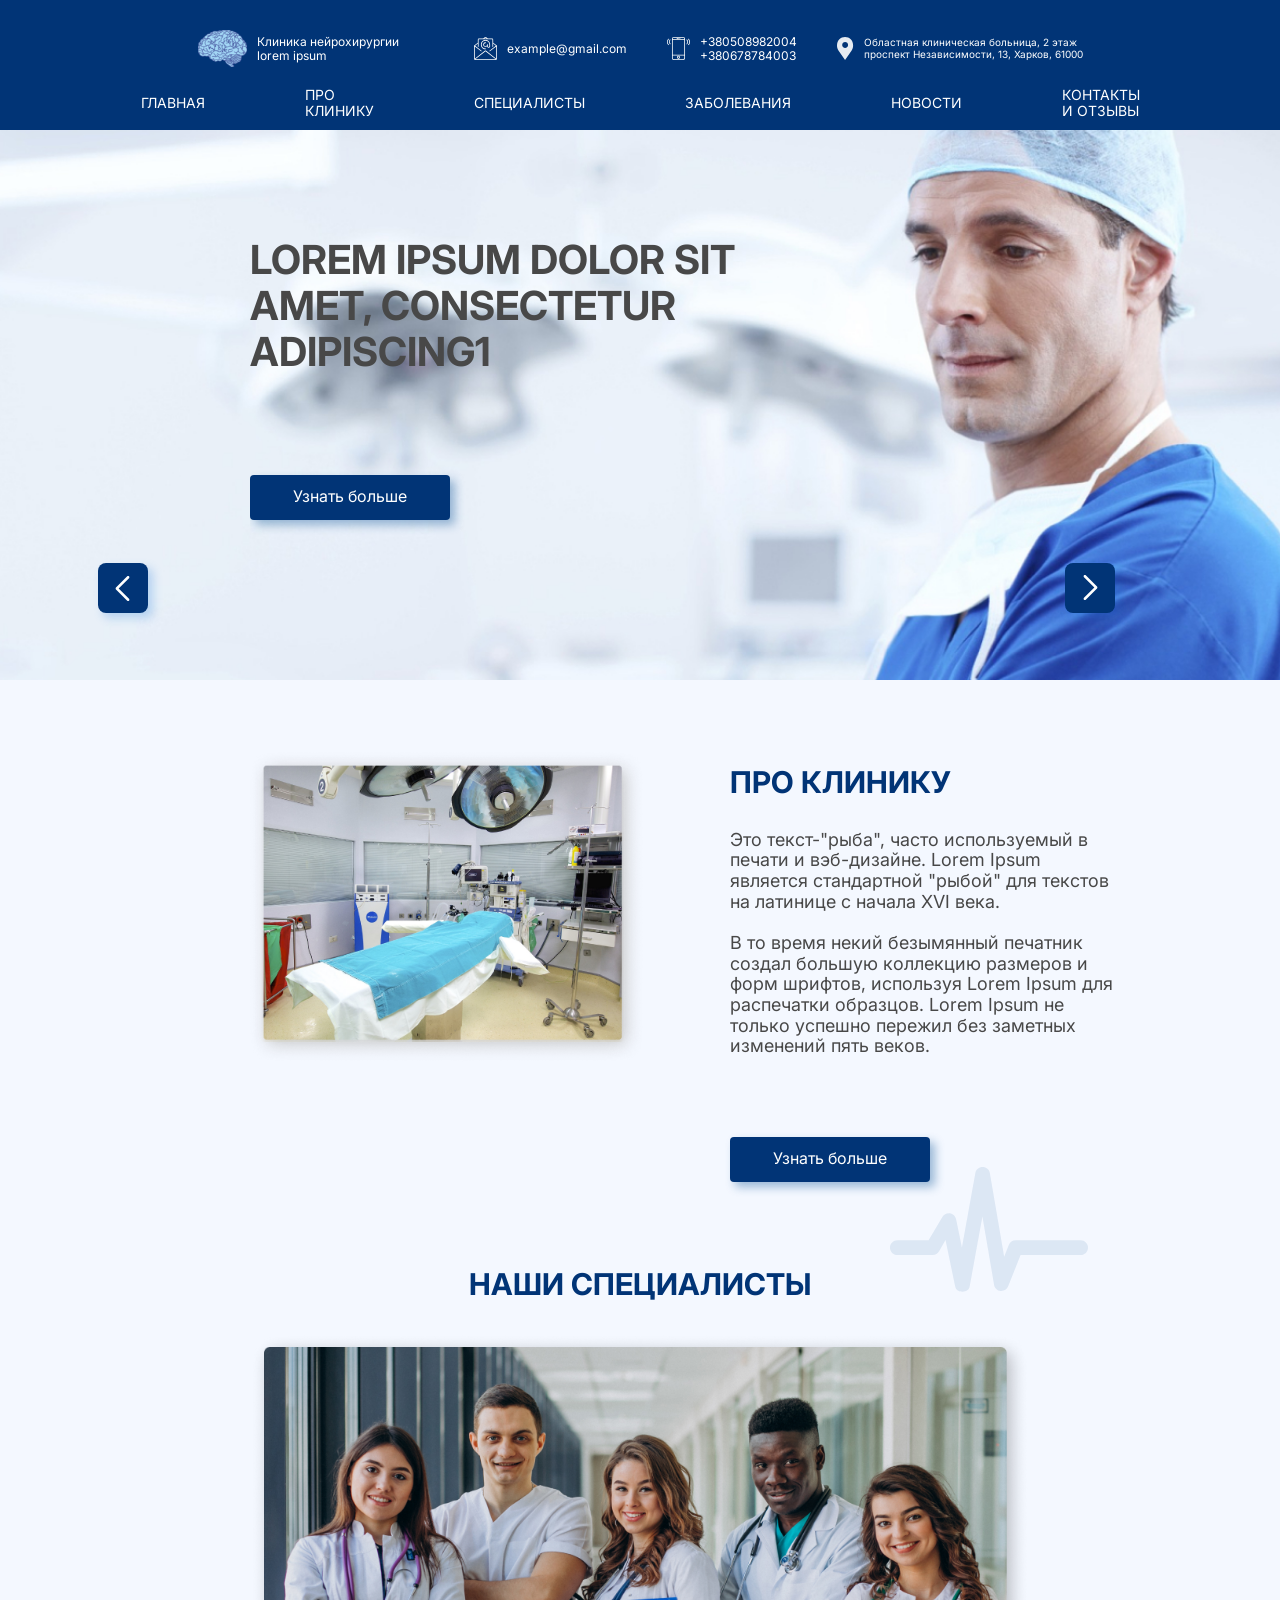
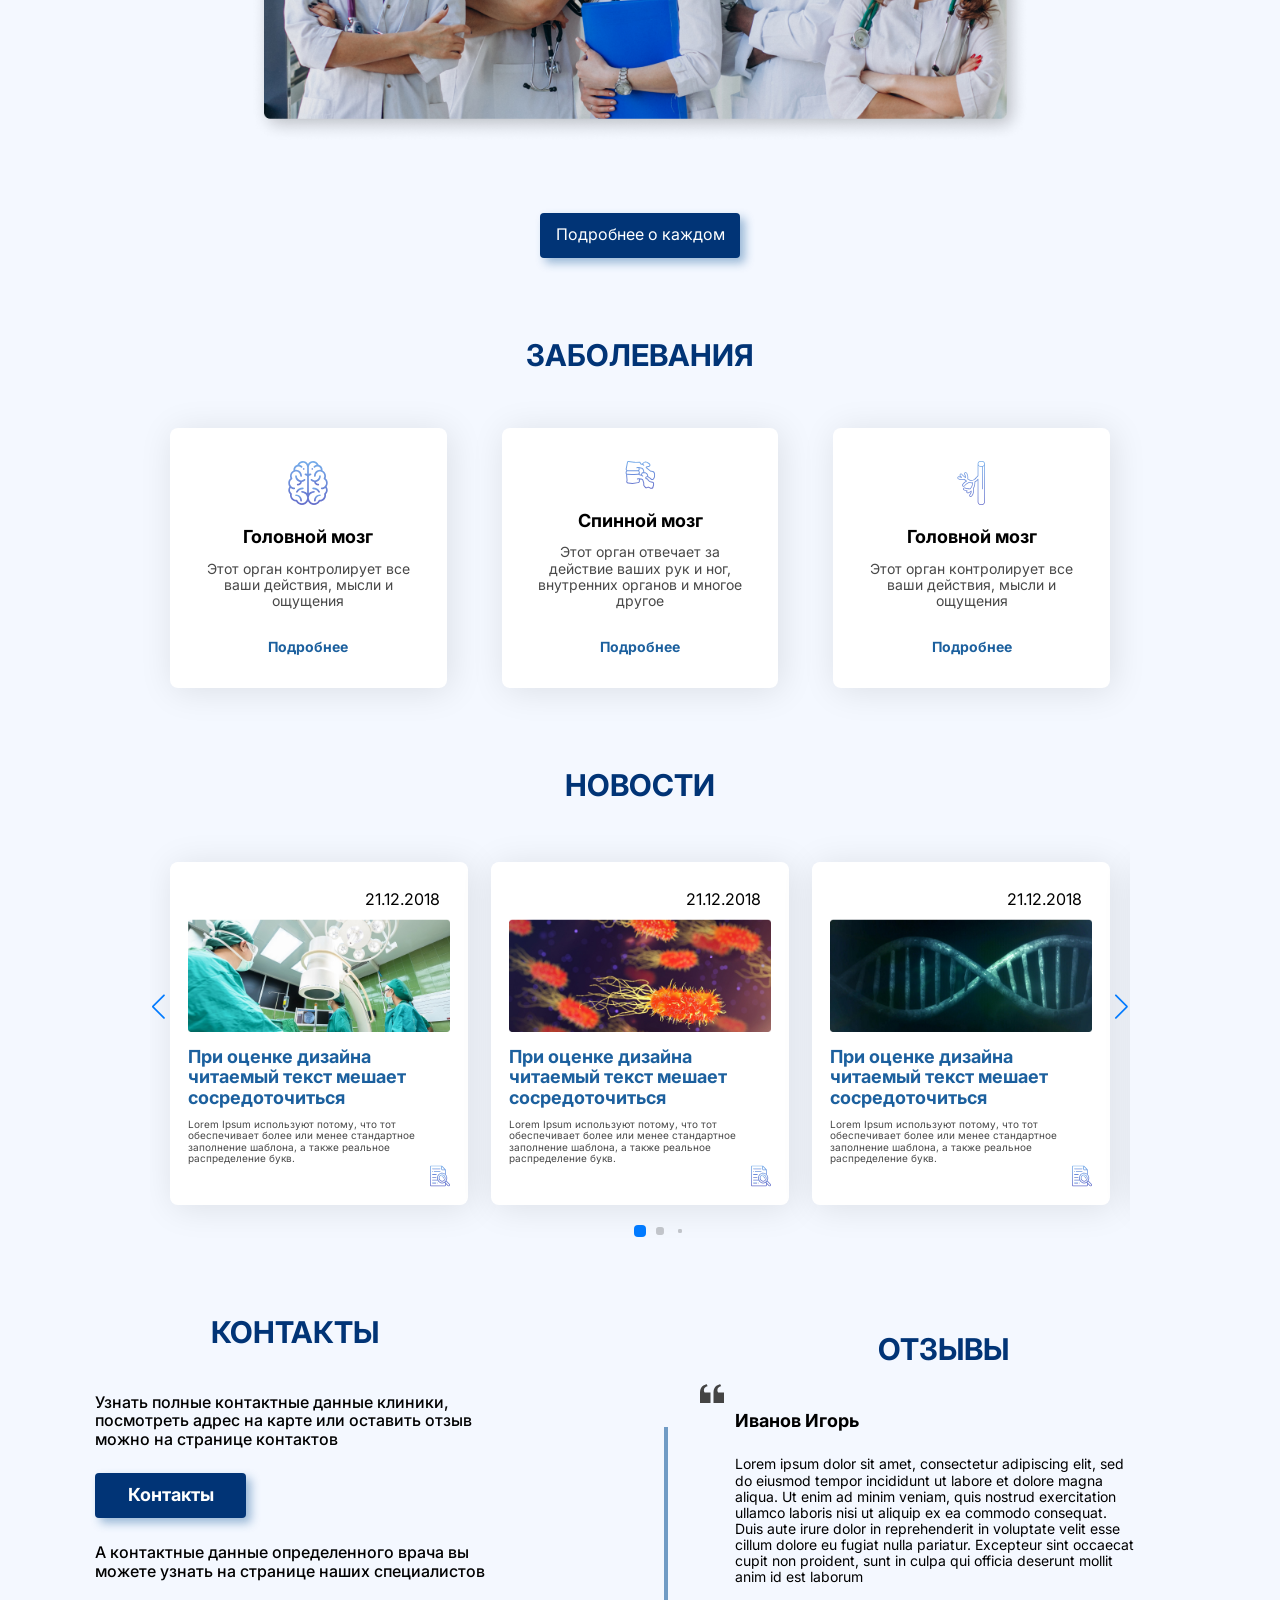
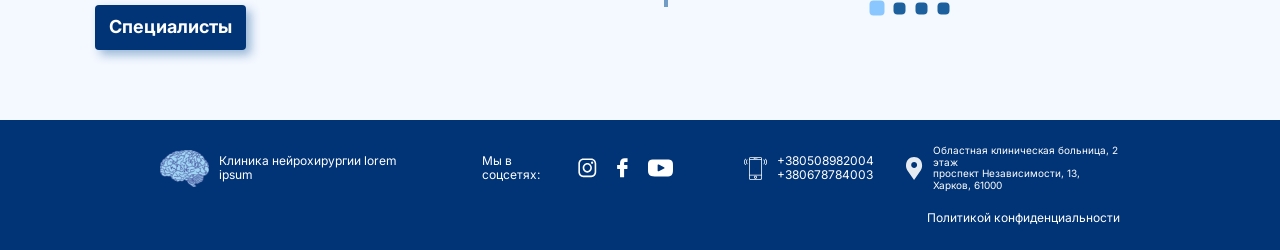
<file: index.html>
<!DOCTYPE html>
<html lang="ru-RU">
  <head>
    <meta charset="UTF-8" />
    <meta name="viewport" content="width=device-width, initial-scale=1.0" />
    <meta name="description" content="Neuro" />
    <meta name="author" content="Vitalii Kachaev" />
    <title>Neuro</title>
    <link rel="android-chrome" sizes="192x192" href="img/favicon/android-chrome-192x192.png">
    <link rel="android-chrome" sizes="512x512" href="img/favicon/android-chrome-512x512.png">
    <link rel="apple-touch-icon" sizes="512x512" href="img/favicon/apple-touch-icon.png">
    <link rel="favicon" sizes="16x16" href="img/favicon/favicon-16x16.png">
    <link rel="favicon" sizes="32x32" href="img/favicon/favicon-32x32.png">
    <link type href="img/favicon/favicon.ico" rel="icon" />
    <link href="css/modern-normalize.min.css" rel="stylesheet" />
    <link
      href="https://fonts.googleapis.com/css2?family=Inter:ital,opsz,wght@0,14..32,100..900;1,14..32,100..900&display=swap"
      rel="stylesheet"
    />
    <link
      href="https://cdn.jsdelivr.net/npm/swiper@11/swiper-bundle.min.css"
      rel="stylesheet"
    />
    <link href="css/style.css" rel="stylesheet" />
  </head>
  <body>
    <header  class="header">
        <div class="wrapp">
          <div class="upper__header">
            <div class="upper__header-left">
              <img src="img/icons/brain.svg" alt="brain" />
              <span>Клиника нейрохирургии <br> lorem ipsum</span>
            </div>
            <div class="upper__header-right">
              <div class="header__contact-item">
                <img src="img/icons/mail.svg" alt="mail" />
                <a href="mailto:example@gmail.com">example@gmail.com</a>
              </div>
              <div class="header__contact-item">
                <img src="img/icons/phone.svg" alt="phone" />
                <div class="header__contact-tel">
                  <a href="tel:380508982004">+380508982004</a>
                  <a href="tel:380678784003">+380678784003</a>
                </div>
              </div>
              <div class="header__contact-item header__contact-item3">
                <img src="img/icons/mark.svg" alt="locate" />
                <address class="locate__text">
                  Областная клиническая больница, 2 этаж<br />
                  проспект Независимости, 13, Харков, 61000</address>
              </div>
            </div>
          </div>
          <div class="header__burger">
            <span></span>
          </div>
          <div class="lower__header">
            <ul class="nav">
              <li><a href="#header">главная</a></li>
              <li><a href="#about">про клинику</a></li>
              <li><a href="#specialist">специалисты</a></li>
              <li><a href="#diseases">заболевания</a></li>
              <li><a href="#news">новости</a></li>
              <li><a href="#info">контакты и отзывы</a></li>
            </ul>
          </div>
        </div> 
    </header>
    <section id="header" class="promo">
        <div class="promo__msg-container">
          <div id="slider" class="slider">
            <div class="promo__msg-column">
              <h1>Lorem ipsum dolor sit amet, consectetur adipiscing1</h1>
              <a href="#">Узнать больше</a>
            </div>
            <div class="promo__msg-column">
              <h1>Lorem ipsum dolor sit amet, consectetur adipiscing2</h1>
              <a href="#">Узнать больше</a>
            </div>
            <div class="promo__msg-column">
              <h1>Lorem ipsum dolor sit amet, consectetur adipiscing2</h1>
              <a href="#">Узнать больше</a>
            </div>
            <div class="promo__msg-column">
              <h1>Lorem ipsum dolor sit amet, consectetur adipiscing2</h1>
              <a href="#">Узнать больше</a>
            </div>
          </div>
        </div>
        <div class="controller">
          <div id="line1" class="line1">
            <img src="img/slider/arrow__left.svg" alt="pointer" />
          </div>
          <div id="line2" class="line2">
            <img src="img/slider/arrow__right.svg" alt="pointer" />
          </div>
          <div id="active" class="active"></div>
        </div>
    </section>
    <section id="about" class="about">
        <div class="about__block">
          <div class="about__img">
            <img src="img/about/about.png" alt="picture clinic" />
          </div>
          <div class="about__text">
            <h2 class="about__title">Про Клинику</h2>
            <span
              >Это текст-"рыба", часто используемый в печати и вэб-дизайне.
              Lorem Ipsum является стандартной "рыбой" для текстов на латинице с
              начала XVI века. <br /><br />
              В то время некий безымянный печатник создал большую коллекцию
              размеров и форм шрифтов, используя Lorem Ipsum для распечатки
              образцов. Lorem Ipsum не только успешно пережил без заметных
              изменений пять веков.</span
            >
            <a href="#">Узнать больше</a>
            <img src="img/specialist/specialist__pulse.svg" alt />
          </div>
        </div>
    </section>
    <section id="specialist" class="specialist">
        <div class="specialist__block">
          <div class="specialist__header">
            <h2 class="specialist__title">наши специалисты</h2>
          </div>
            <img src="img/specialist/speacialist__team.png" alt="team" />
            <a href="#">Подробнее о каждом</a>
        </div>
    </section>
    <section id="diseases" class="diseases">
        <h2 class="diseases__title">заболевания</h2>
        <div class="diseases__block">
          <div class="diseases__block-item">
            <svg
              width="44"
              height="44"
              viewBox="0 0 44 44"
              fill="none"
              xmlns="http://www.w3.org/2000/svg"
            >
              <path
                d="M26.2969 7.13281C25.8225 7.13281 25.4375 7.51781 25.4375 7.99219C25.4375 8.46656 25.8225 8.85156 26.2969 8.85156C26.7713 8.85156 27.1562 8.46656 27.1562 7.99219C27.1562 7.51781 26.7713 7.13281 26.2969 7.13281Z"
                fill="url(#paint0_linear_58_8)"
                fill-opacity="0.6"
              ></path>
              <path
                d="M17.7031 7.13281C17.2287 7.13281 16.8438 7.51781 16.8438 7.99219C16.8438 8.46656 17.2287 8.85156 17.7031 8.85156C18.1775 8.85156 18.5625 8.46656 18.5625 7.99219C18.5625 7.51781 18.1775 7.13281 17.7031 7.13281Z"
                fill="url(#paint1_linear_58_8)"
                fill-opacity="0.6"
              ></path>
              <path
                d="M40.659 25.6852C41.3966 24.5781 41.7656 23.1969 41.7656 22C41.7656 20.1957 40.9641 18.5193 39.5887 17.3825C39.893 16.6551 40.0469 15.8986 40.0469 15.125C40.0469 12.7312 38.6499 10.5013 36.5729 9.46C36.888 6.8463 35.1849 4.45053 32.661 3.83943C31.6731 1.55581 29.4744 0 27.1562 0C24.9984 0 23.063 1.25864 22 3.09512C20.937 1.25864 19.0016 0 16.8438 0C14.5254 0 12.3267 1.55581 11.339 3.83952C8.8 4.45448 7.11288 6.8622 7.42715 9.46C5.35021 10.5012 3.95312 12.7312 3.95312 15.125C3.95312 15.8986 4.10695 16.6551 4.41134 17.3825C3.03591 18.5194 2.23438 20.1957 2.23438 22C2.23438 23.2031 2.60648 24.5826 3.34099 25.6851C2.62324 26.6983 2.23438 27.8991 2.23438 29.1328C2.23438 30.7326 2.88303 32.2566 4.03038 33.3883C3.44051 36.954 6.28418 40.5625 9.96875 40.5625C9.99539 40.5625 10.0216 40.5621 10.0473 40.5613C11.2689 42.6687 13.5364 44 15.9844 44C18.5357 44 20.8154 42.4686 22 40.2622C23.1846 42.4686 25.4643 44 28.0156 44C30.4636 44 32.7311 42.6687 33.9527 40.5613C33.9785 40.5621 34.0046 40.5625 34.0312 40.5625C37.2921 40.5625 40.0469 37.6896 40.0469 34.2891C40.0469 33.9995 40.0214 33.7018 39.9696 33.3883C41.117 32.2566 41.7656 30.7327 41.7656 29.1328C41.7656 27.8991 41.3768 26.6983 40.659 25.6852ZM21.1406 13.0093C20.6346 12.7158 20.0478 12.5469 19.4219 12.5469C18.9472 12.5469 18.5625 12.9316 18.5625 13.4062C18.5625 13.8809 18.9472 14.2656 19.4219 14.2656C20.3696 14.2656 21.1406 15.0367 21.1406 15.9844V32.327C19.8798 30.8969 18.0363 29.9922 15.9844 29.9922C15.5097 29.9922 15.125 30.3769 15.125 30.8516C15.125 31.3262 15.5097 31.7109 15.9844 31.7109C18.8275 31.7109 21.1406 34.024 21.1406 36.8672C21.1406 39.8019 18.7793 42.2812 15.9844 42.2812C13.9948 42.2812 12.1632 41.1047 11.3181 39.2837C11.1623 38.9482 10.8094 38.7503 10.4415 38.7917C10.3807 38.7986 10.3203 38.8067 10.2599 38.815C7.81413 39.1494 5.05983 36.3799 5.80542 33.2817C5.88199 32.9635 5.77113 32.6295 5.51959 32.4202C4.52409 31.5918 3.95312 30.3936 3.95312 29.1328C3.95312 28.3533 4.17355 27.5904 4.58373 26.9215C5.61447 27.7662 6.89657 28.2734 8.25 28.2734C8.72463 28.2734 9.10938 27.8887 9.10938 27.4141C9.10938 26.9394 8.72463 26.5547 8.25 26.5547C5.91774 26.5547 3.95312 24.426 3.95312 22C3.95312 20.5283 4.70327 19.1745 5.95994 18.3784C6.34709 18.1332 6.47367 17.6272 6.24757 17.2286C5.86558 16.5549 5.67188 15.8471 5.67188 15.125C5.67188 12.8055 7.56267 10.5703 9.96875 10.5703C12.2578 10.5703 14.2656 12.6987 14.2656 15.125C14.2656 15.5996 14.6504 15.9844 15.125 15.9844C15.5996 15.9844 15.9844 15.5996 15.9844 15.125C15.9844 11.7245 13.2296 8.85156 9.96875 8.85156C9.68103 8.85156 9.39486 8.87485 9.11152 8.91894C9.11109 8.89634 9.10938 8.87434 9.10938 8.85156C9.10938 6.9337 10.6663 5.41406 12.5469 5.41406C13.4649 5.41406 14.3284 5.77165 14.9782 6.42082C15.314 6.75623 15.858 6.75589 16.1935 6.42022C16.529 6.08437 16.5287 5.5403 16.1929 5.20489C15.4089 4.42174 14.4173 3.92227 13.3427 3.75676C14.1005 2.63175 15.3608 1.71875 16.8438 1.71875C19.1328 1.71875 21.1406 3.84708 21.1406 6.27344V13.0093ZM35.75 28.2734C37.1035 28.2734 38.3856 27.7661 39.4164 26.9217C39.8264 27.5906 40.0469 28.3534 40.0469 29.1328C40.0469 30.3936 39.4759 31.5918 38.4805 32.4202C38.2289 32.6295 38.1181 32.9636 38.1947 33.2817C38.2858 33.6601 38.3281 33.9802 38.3281 34.289C38.3281 36.9565 35.9154 39.1123 33.7402 38.815C33.6798 38.8067 33.6193 38.7985 33.5585 38.7917C33.1901 38.75 32.8377 38.9482 32.682 39.2837C31.8369 41.1047 30.0052 42.2812 28.0156 42.2812C25.2207 42.2812 22.8594 39.8019 22.8594 36.8672C22.8594 34.024 25.1725 31.7109 28.0156 31.7109C28.4902 31.7109 28.875 31.3262 28.875 30.8516C28.875 30.3769 28.4902 29.9922 28.0156 29.9922C25.9637 29.9922 24.1202 30.8969 22.8594 32.327V15.9844C22.8594 15.0367 23.6304 14.2656 24.5781 14.2656C25.0527 14.2656 25.4375 13.8809 25.4375 13.4062C25.4375 12.9316 25.0527 12.5469 24.5781 12.5469C23.9522 12.5469 23.3654 12.7158 22.8594 13.0093V6.27344C22.8594 3.84708 24.8672 1.71875 27.1562 1.71875C28.6392 1.71875 29.8994 2.63175 30.6573 3.75667C29.5827 3.92219 28.5911 4.42166 27.8071 5.2048C27.4712 5.54022 27.4709 6.08429 27.8063 6.42013C28.1417 6.75598 28.6859 6.75623 29.0216 6.42082C29.6717 5.77165 30.5351 5.41406 31.4531 5.41406C33.3431 5.41406 34.8906 6.94263 34.8906 8.85156C34.8906 8.87425 34.8889 8.89634 34.8885 8.91894C34.6051 8.87485 34.319 8.85156 34.0312 8.85156C30.7704 8.85156 28.0156 11.7245 28.0156 15.125C28.0156 15.5996 28.4005 15.9844 28.875 15.9844C29.3495 15.9844 29.7344 15.5996 29.7344 15.125C29.7344 12.6987 31.7422 10.5703 34.0312 10.5703C36.436 10.5703 38.3281 12.8044 38.3281 15.125C38.3281 15.8471 38.1344 16.5549 37.7524 17.2286C37.5264 17.6272 37.653 18.1332 38.0401 18.3784C39.2967 19.1745 40.0469 20.5283 40.0469 22C40.0469 24.4347 38.0754 26.5547 35.75 26.5547C35.2755 26.5547 34.8906 26.9394 34.8906 27.4141C34.8906 27.8887 35.2755 28.2734 35.75 28.2734Z"
                fill="url(#paint2_linear_58_8)"
                fill-opacity="0.6"
              ></path>
              <path
                d="M19.203 18.3952C18.8866 18.0415 18.3434 18.0112 17.9895 18.3276C15.2337 20.7927 10.8281 18.8226 10.8281 15.125C10.8281 14.6504 10.4434 14.2656 9.96875 14.2656C9.49412 14.2656 9.10938 14.6504 9.10938 15.125C9.10938 18.1083 11.2928 20.5902 14.1453 21.0596C13.8145 22.1018 12.8379 22.8594 11.6875 22.8594C11.2129 22.8594 10.8281 23.2441 10.8281 23.7188C10.8281 24.1934 11.2129 24.5781 11.6875 24.5781C13.7807 24.5781 15.528 23.0734 15.9072 21.0889C17.1023 20.9326 18.2272 20.4212 19.1354 19.6086C19.4892 19.2922 19.5194 18.7489 19.203 18.3952Z"
                fill="url(#paint3_linear_58_8)"
                fill-opacity="0.6"
              ></path>
              <path
                d="M9.96875 33.4297C9.49412 33.4297 9.10938 33.8144 9.10938 34.2891C9.10938 34.7637 9.49412 35.1484 9.96875 35.1484C12.2578 35.1484 14.2656 37.2769 14.2656 39.7031C14.2656 40.1778 14.6504 40.5625 15.125 40.5625C15.5996 40.5625 15.9844 40.1778 15.9844 39.7031C15.9844 36.3026 13.2296 33.4297 9.96875 33.4297Z"
                fill="url(#paint4_linear_58_8)"
                fill-opacity="0.6"
              ></path>
              <path
                d="M16.8436 26.5547C13.9315 26.5547 11.4313 28.1518 10.1147 30.4741C9.88068 30.887 10.0257 31.4115 10.4385 31.6455C10.8514 31.8795 11.3758 31.7346 11.6099 31.3217C12.6356 29.5122 14.5817 28.2734 16.8436 28.2734C17.3182 28.2734 17.703 27.8887 17.703 27.4141C17.703 26.9394 17.3182 26.5547 16.8436 26.5547Z"
                fill="url(#paint5_linear_58_8)"
                fill-opacity="0.6"
              ></path>
              <path
                d="M32.3125 22.8594C31.1622 22.8594 30.1856 22.1018 29.8547 21.0596C32.7072 20.5902 34.8906 18.1083 34.8906 15.125C34.8906 14.6504 34.5058 14.2656 34.0313 14.2656C33.5567 14.2656 33.1719 14.6504 33.1719 15.125C33.1719 17.4943 31.2443 19.4219 28.875 19.4219C27.8166 19.4219 26.7994 19.0333 26.0105 18.3276C25.6568 18.0112 25.1134 18.0414 24.797 18.3952C24.4805 18.7489 24.5109 19.2922 24.8646 19.6086C25.7728 20.4212 26.8978 20.9326 28.0928 21.0889C28.472 23.0734 30.2193 24.5781 32.3125 24.5781C32.7871 24.5781 33.1719 24.1934 33.1719 23.7188C33.1719 23.2441 32.7871 22.8594 32.3125 22.8594Z"
                fill="url(#paint6_linear_58_8)"
                fill-opacity="0.6"
              ></path>
              <path
                d="M34.0312 33.4297C30.7704 33.4297 28.0156 36.3026 28.0156 39.7031C28.0156 40.1778 28.4005 40.5625 28.875 40.5625C29.3495 40.5625 29.7344 40.1778 29.7344 39.7031C29.7344 37.2769 31.7422 35.1484 34.0312 35.1484C34.5058 35.1484 34.8906 34.7637 34.8906 34.2891C34.8906 33.8144 34.5058 33.4297 34.0312 33.4297Z"
                fill="url(#paint7_linear_58_8)"
                fill-opacity="0.6"
              ></path>
              <path
                d="M33.8852 30.4742C32.5719 28.1574 30.075 26.5547 27.1562 26.5547C26.6817 26.5547 26.2969 26.9394 26.2969 27.4141C26.2969 27.8887 26.6817 28.2734 27.1562 28.2734C29.4165 28.2734 31.3641 29.5119 32.3898 31.3217C32.6241 31.7352 33.1489 31.8794 33.5612 31.6456C33.9741 31.4116 34.1191 30.8871 33.8852 30.4742Z"
                fill="url(#paint8_linear_58_8)"
                fill-opacity="0.6"
              ></path>
              <defs>
                <linearGradient
                  id="paint0_linear_58_8"
                  x1="26.2969"
                  y1="7.13281"
                  x2="26.2969"
                  y2="8.85156"
                  gradientUnits="userSpaceOnUse"
                >
                  <stop stop-color="#1A76DC"></stop>
                  <stop offset="1" stop-color="#000FA8"></stop>
                </linearGradient>
                <linearGradient
                  id="paint1_linear_58_8"
                  x1="17.7031"
                  y1="7.13281"
                  x2="17.7031"
                  y2="8.85156"
                  gradientUnits="userSpaceOnUse"
                >
                  <stop stop-color="#1A76DC"></stop>
                  <stop offset="1" stop-color="#000FA8"></stop>
                </linearGradient>
                <linearGradient
                  id="paint2_linear_58_8"
                  x1="22"
                  y1="0"
                  x2="22"
                  y2="44"
                  gradientUnits="userSpaceOnUse"
                >
                  <stop stop-color="#1A76DC"></stop>
                  <stop offset="1" stop-color="#000FA8"></stop>
                </linearGradient>
                <linearGradient
                  id="paint3_linear_58_8"
                  x1="14.2656"
                  y1="14.2656"
                  x2="14.2656"
                  y2="24.5781"
                  gradientUnits="userSpaceOnUse"
                >
                  <stop stop-color="#1A76DC"></stop>
                  <stop offset="1" stop-color="#000FA8"></stop>
                </linearGradient>
                <linearGradient
                  id="paint4_linear_58_8"
                  x1="12.5469"
                  y1="33.4297"
                  x2="12.5469"
                  y2="40.5625"
                  gradientUnits="userSpaceOnUse"
                >
                  <stop stop-color="#1A76DC"></stop>
                  <stop offset="1" stop-color="#000FA8"></stop>
                </linearGradient>
                <linearGradient
                  id="paint5_linear_58_8"
                  x1="13.8529"
                  y1="26.5547"
                  x2="13.8529"
                  y2="31.7574"
                  gradientUnits="userSpaceOnUse"
                >
                  <stop stop-color="#1A76DC"></stop>
                  <stop offset="1" stop-color="#000FA8"></stop>
                </linearGradient>
                <linearGradient
                  id="paint6_linear_58_8"
                  x1="29.7344"
                  y1="14.2656"
                  x2="29.7344"
                  y2="24.5781"
                  gradientUnits="userSpaceOnUse"
                >
                  <stop stop-color="#1A76DC"></stop>
                  <stop offset="1" stop-color="#000FA8"></stop>
                </linearGradient>
                <linearGradient
                  id="paint7_linear_58_8"
                  x1="31.4531"
                  y1="33.4297"
                  x2="31.4531"
                  y2="40.5625"
                  gradientUnits="userSpaceOnUse"
                >
                  <stop stop-color="#1A76DC"></stop>
                  <stop offset="1" stop-color="#000FA8"></stop>
                </linearGradient>
                <linearGradient
                  id="paint8_linear_58_8"
                  x1="30.1469"
                  y1="26.5547"
                  x2="30.1469"
                  y2="31.7575"
                  gradientUnits="userSpaceOnUse"
                >
                  <stop stop-color="#1A76DC"></stop>
                  <stop offset="1" stop-color="#000FA8"></stop>
                </linearGradient>
              </defs>
            </svg>
            <h4 class="diseases__subtitle">Головной мозг</h4>
            <span class="diseases__text"
              >Этот орган контролирует все ваши действия, мысли и ощущения</span
            >
            <a href="#">Подробнее</a>
          </div>
          <div class="diseases__block-item">
            <svg
              width="47"
              height="44"
              viewBox="0 0 47 44"
              fill="none"
              xmlns="http://www.w3.org/2000/svg"
            >
              <path
                d="M44.3154 16.3894C43.3756 15.6872 42.2344 15.3067 41.0613 15.3045H39.7778L33.4543 10.3863C33.339 10.2956 33.2887 10.1452 33.3261 10.0033C33.3636 9.86153 33.4818 9.75558 33.6268 9.73379L36.5525 9.31579C37.8237 9.13421 38.8459 8.17774 39.1115 6.92139C39.377 5.66504 38.8293 4.37674 37.7404 3.69626L34.4292 1.62662C33.312 0.926539 31.9689 0.681406 30.6765 0.941519L30.159 1.0452C28.9122 1.29397 27.801 1.99414 27.0385 3.01153L26.2407 4.07604C26.1427 4.20614 25.9897 4.28322 25.8267 4.2844C25.7481 4.27242 25.6842 4.2637 25.6405 4.25871L24.4169 3.95302C24.1817 3.89455 24.0167 3.68319 24.0171 3.44087C24.0168 2.29356 23.0868 1.3636 21.9396 1.36333H21.9327L15.6516 1.38376C14.8643 1.37749 14.0781 1.32384 13.2972 1.22297L4.75095 0.0226347C3.52375 -0.148867 2.37762 0.671782 2.14456 1.88873L0.133563 12.4355C0.0168984 13.0543 0.155353 13.6941 0.517514 14.2093L1.29776 15.2347L1.00024 15.5322C0.357724 16.1718 -0.002349 17.0417 1.15334e-05 17.9483V18.8584C0.00727472 19.6411 0.282096 20.3979 0.778807 21.0028L0.805771 22.7499L1.48143 30.0914C1.51475 30.4568 1.44548 30.8244 1.28133 31.1525C0.827833 32.0595 0.851711 33.132 1.34515 34.0178C1.8386 34.9037 2.73796 35.4885 3.74782 35.5804L10.7765 36.2193C10.8364 36.2245 10.8967 36.2228 10.9562 36.2144L19.8331 34.946C21.3414 34.7244 22.4612 33.4335 22.4676 31.909V31.8009C22.4678 31.5994 22.4478 31.3984 22.4082 31.201C22.397 31.142 22.3896 31.0824 22.3862 31.0224C22.362 30.5829 22.5224 30.1532 22.8288 29.8372C23.3867 29.2552 24.2539 29.0942 24.9836 29.437L26.0364 29.962C26.2354 30.0472 26.2686 30.0672 26.3965 30.318L27.7334 34.5204C27.7458 34.5586 27.761 34.596 27.7788 34.632C27.8522 34.7791 27.8907 34.9412 27.8907 35.1056V37.9034C27.8916 38.4956 28.0931 39.0698 28.4624 39.5327L30.6088 42.216C31.1025 42.8365 31.8529 43.1971 32.646 43.195H33.3291C34.0214 43.197 34.6856 42.9218 35.1737 42.4309C35.5173 42.0873 36.0505 42.0217 36.4671 42.2716L38.6778 43.5979C39.0832 43.8412 39.5472 43.9697 40.02 43.9697H41.2277C42.391 43.9662 43.4125 43.1956 43.7354 42.0779L44.8343 38.2323C44.9009 37.999 44.9348 37.7576 44.9349 37.515V35.4515C44.9384 34.1751 44.0148 33.0849 42.7552 32.8787L40.6546 32.5284C40.0794 32.4331 39.5274 32.2299 39.0276 31.9296L37.7569 31.1669C36.805 30.5954 36.0889 29.7023 35.738 28.649C35.5679 28.136 35.1467 27.746 34.622 27.6159L33.0789 27.2304C32.7616 27.1507 32.5391 26.8654 32.5391 26.5382C32.5391 26.211 32.7616 25.9256 33.0789 25.8459L34.7189 25.4361L38.6489 28.0563C38.8207 28.1708 38.9596 28.3282 39.0517 28.5129C39.5124 29.4417 40.461 30.028 41.4978 30.0246H42.2756C43.2355 30.022 44.1245 29.5186 44.6206 28.6968L45.7116 26.8787C46.2175 26.0359 46.4846 25.0715 46.4844 24.0885V20.7277C46.4804 19.0217 45.6777 17.4161 44.3154 16.3894ZM1.54952 18.8584V17.9483C1.55097 17.4534 1.74735 16.9791 2.09617 16.628L2.64508 16.0791H19.8225L20.0991 16.3556C20.6217 16.8814 20.916 17.592 20.9181 18.3333V18.6659C20.9175 19.3912 20.362 19.9955 19.6392 20.0568L13.5986 20.56C12.281 20.6692 10.9566 20.6736 9.63826 20.5729L1.92376 19.9794C1.68198 19.6555 1.55079 19.2625 1.54952 18.8584ZM34.0886 23.9964L32.703 24.3425C31.6958 24.5948 30.9895 25.5 30.9896 26.5383C30.9897 27.5765 31.6961 28.4816 32.7033 28.7337L34.2687 29.1411C34.7368 30.5445 35.6911 31.7342 36.9596 32.4954L38.2303 33.2581C38.8967 33.6586 39.633 33.9296 40.4001 34.0567L42.5008 34.4069C43.0121 34.4908 43.3869 34.9332 43.3857 35.4514V37.5149C43.3857 37.6134 43.372 37.7112 43.3448 37.8058L42.2459 41.6523C42.1147 42.1059 41.7001 42.4187 41.2279 42.4202H40.02C39.8281 42.4202 39.6398 42.368 39.4753 42.2693L37.2645 40.9431C36.2385 40.326 34.9239 40.4879 34.0782 41.3354C33.88 41.5347 33.6102 41.6464 33.3291 41.6456H32.646C32.3241 41.6464 32.0195 41.5002 31.819 41.2484L29.6726 38.5656C29.5226 38.3774 29.4407 38.1441 29.4403 37.9035V35.1057C29.4399 34.723 29.3557 34.3451 29.1937 33.9984L27.8545 29.7895C27.8421 29.7511 27.8267 29.7137 27.8088 29.6776C27.6016 29.1681 27.1974 28.7639 26.6879 28.5567L25.6767 28.0509C25.2111 27.8236 24.6981 27.7101 24.1802 27.72L24.1692 27.7154L21.9944 27.2804C20.7243 27.0288 19.4066 27.2052 18.2474 27.782C17.8657 27.9739 17.7115 28.4386 17.9025 28.8207C18.0935 29.2029 18.5578 29.3582 18.9404 29.1681C19.7888 28.7467 20.7526 28.6169 21.6824 28.7988C21.0936 29.4226 20.7887 30.2619 20.8398 31.1182C20.8475 31.2478 20.8639 31.3768 20.8887 31.5044C20.9083 31.6021 20.9182 31.7014 20.9182 31.801V31.9092C20.9149 32.6638 20.3607 33.3027 19.6142 33.4125L10.8264 34.668L3.88781 34.0371C3.38793 33.9916 2.94278 33.7019 2.69865 33.2633C2.45452 32.8246 2.44298 32.2937 2.66778 31.8448C2.96067 31.2586 3.08414 30.6022 3.02413 29.9496L2.35192 22.6679L2.3364 21.5653L9.51942 22.1179C10.1901 22.1694 10.8647 22.1951 11.5388 22.1951C11.5556 22.1951 11.5724 22.1941 11.5893 22.1941C11.6321 22.194 11.6744 22.1917 11.7173 22.1914C12.3893 22.1869 13.061 22.1599 13.7273 22.1044L19.7678 21.6012L19.7693 21.6009L19.98 21.5834C20.3891 21.5475 20.793 21.6954 21.082 21.9871L21.3729 22.278C21.8163 22.7074 22.3979 22.9652 23.0137 23.0055C23.0875 23.0329 23.1651 23.0486 23.2438 23.0519C24.4747 23.0798 25.6546 23.5491 26.5683 24.3744C26.8716 24.6723 27.3583 24.67 27.6589 24.3695C27.9595 24.0689 27.9616 23.5822 27.6638 23.2789C27.0272 22.6851 26.2766 22.2269 25.4574 21.9324L25.6331 21.7567C26.0881 21.304 26.3431 20.688 26.3412 20.0461C26.3418 19.567 26.73 19.1788 27.209 19.1783H29.9074C31.2671 19.1822 32.5263 19.8952 33.2292 21.0592L33.5368 21.5718C33.8979 22.174 34.0886 22.8629 34.0887 23.565V23.9964H34.0886ZM21.9545 12.5459C21.8222 12.2386 21.8555 11.885 22.0431 11.6078C22.1618 11.4395 22.2678 11.4201 22.3362 11.4217L25.3784 12.1824C25.4086 12.1899 25.5142 12.21 25.5448 12.2138C26.0796 12.3542 26.5137 12.7439 26.7107 13.2605L27.0652 14.126C27.0801 14.1623 27.0976 14.1975 27.1178 14.2312C27.6235 15.0739 27.8907 16.0382 27.8907 17.021V17.6286H27.209C25.8742 17.6305 24.7928 18.7125 24.7917 20.0474C24.7922 20.2777 24.7007 20.4986 24.5375 20.661L24.0162 21.1823C23.5826 21.5947 22.9018 21.5947 22.4682 21.1823L22.1773 20.8914C22.0512 20.7701 21.9144 20.6604 21.7686 20.5636C21.9209 20.3862 22.0512 20.191 22.1569 19.9824C22.3606 19.5734 22.4669 19.1228 22.4675 18.666V18.3334C22.4689 17.2025 22.0261 16.1163 21.2345 15.3087L21.5584 14.9848C22.2025 14.3422 22.3621 13.3592 21.9545 12.5459ZM44.9349 24.0884C44.9351 24.7905 44.7442 25.4793 44.383 26.0812L43.292 27.8997C43.0769 28.2558 42.6916 28.4739 42.2755 28.4751H41.4977C41.0483 28.4764 40.6372 28.2224 40.4374 27.8199C40.2245 27.3941 39.9042 27.0313 39.5083 26.7671L35.638 24.1867V23.5648C35.638 22.5817 35.3709 21.6172 34.8652 20.7742L34.5576 20.2616C33.5736 18.6322 31.8108 17.6341 29.9073 17.6287H29.4401V17.0211C29.44 15.778 29.1075 14.5575 28.4773 13.486L28.1444 12.6734C27.7576 11.6924 26.9204 10.959 25.897 10.7048C25.8319 10.6896 25.771 10.6779 25.7151 10.6692L22.6554 9.90429L21.2372 9.54985C19.9732 9.2339 18.6379 9.38035 17.4724 9.96294C17.2241 10.0863 17.0607 10.333 17.0439 10.6097C17.0271 10.8865 17.1594 11.1511 17.3909 11.3037C17.6224 11.4563 17.9178 11.4736 18.1654 11.349C18.9192 10.9776 19.7727 10.8594 20.599 11.0121C20.2445 11.7097 20.2332 12.532 20.5684 13.239C20.677 13.4558 20.6345 13.7179 20.4628 13.8893L19.8223 14.5298H2.70782L1.77568 13.306C1.6611 13.1358 1.61807 12.9274 1.65575 12.7258L3.66674 2.17898C3.74346 1.77288 4.12605 1.49888 4.53533 1.55707L13.0809 2.75741C13.9345 2.87471 14.7951 2.93345 15.6567 2.93336L21.9375 2.91293C22.078 2.91148 22.2131 2.96695 22.312 3.06691C22.4118 3.16578 22.4679 3.30051 22.4674 3.44105C22.4663 4.3948 23.1156 5.22635 24.0411 5.45659L25.314 5.77472C25.4287 5.80232 25.5455 5.8202 25.6631 5.8281C26.1972 5.9188 27.5227 6.22948 27.9723 7.12903C28.1642 7.51071 28.6289 7.66496 29.011 7.47394C29.3931 7.28292 29.5485 6.81862 29.3584 6.43603C28.9714 5.72115 28.3568 5.15589 27.612 4.83023L28.278 3.94158C28.8118 3.22906 29.5899 2.7387 30.463 2.56457L30.9805 2.46089C31.8854 2.27913 32.8255 2.4509 33.6078 2.94089L36.9193 5.01054C37.4563 5.34628 37.7263 5.98181 37.5952 6.60145C37.4641 7.22109 36.9599 7.69274 36.3329 7.78235L33.4072 8.20035C32.465 8.33944 31.7665 9.14702 31.7643 10.0994C31.7625 10.6904 32.0355 11.2486 32.503 11.61L39.0361 16.6912C39.1721 16.7969 39.3394 16.8542 39.5116 16.8543H41.0611C43.2003 16.8547 44.9344 18.5887 44.9348 20.728V24.0884H44.9349Z"
                fill="url(#paint0_linear_58_109)"
                fill-opacity="0.6"
              ></path>
              <defs>
                <linearGradient
                  id="paint0_linear_58_109"
                  x1="23.2422"
                  y1="0"
                  x2="23.2422"
                  y2="43.9697"
                  gradientUnits="userSpaceOnUse"
                >
                  <stop stop-color="#1A76DC"></stop>
                  <stop offset="1" stop-color="#000FA8"></stop>
                </linearGradient>
              </defs>
            </svg>
            <h4 class="diseases__subtitle">Спинной мозг</h4>
            <span class="diseases__text"
              >Этот орган отвечает за действие ваших рук и ног, внутренних
              органов и многое другое</span
            >
            <a href="#">Подробнее</a>
          </div>
          <div class="diseases__block-item">
            <svg
              width="29"
              height="45"
              viewBox="0 0 29 45"
              fill="none"
              xmlns="http://www.w3.org/2000/svg"
            >
              <g opacity="0.6">
                <path
                  d="M25.3366 0H23.7219C22.1104 0 20.7995 1.31095 20.7995 2.92242V14.887C20.2231 15.6058 18.3107 17.8763 17.2228 18.6198C16.2883 19.2584 15.3606 19.5823 14.4653 19.5823C13.8944 19.5823 13.3227 19.45 12.7661 19.1893C12.1955 18.9221 11.6131 18.6137 11.0315 18.2708C11.3028 16.9016 11.2847 14.8164 9.91182 12.2422C9.63891 11.7305 9.10881 11.4127 8.52849 11.4127C8.2732 11.4127 8.01873 11.4764 7.79223 11.5971C7.03009 12.0037 6.74074 12.9546 7.14724 13.7166C7.60087 14.5671 7.88332 15.3865 7.99121 16.1624C6.17513 14.7131 5.04944 13.4645 5.03746 13.4511C4.74048 13.1176 4.31391 12.9264 3.86718 12.9264C3.48284 12.9264 3.11294 13.0673 2.82568 13.3231C2.51318 13.6015 2.32782 13.9848 2.30366 14.4026C2.27942 14.8203 2.41946 15.2225 2.69763 15.5348C2.73732 15.5794 2.99842 15.8704 3.4506 16.3197C3.05736 16.2545 2.71534 16.145 2.4714 16.0011C2.13275 15.8013 1.8039 15.6999 1.49403 15.6999C1.03494 15.6999 0.626717 15.9206 0.313669 16.338C0.0625579 16.6728 -0.0431538 17.0853 0.0160593 17.4996C0.0751816 17.9138 0.292235 18.2802 0.626989 18.5312C1.50411 19.189 2.73759 19.5226 4.29339 19.5226C5.34842 19.5226 6.30191 19.3679 6.86198 19.2536C7.48099 19.7146 8.10963 20.1464 8.73827 20.5429C7.57835 21.2745 6.16087 22.3836 5.11965 23.898C4.88252 24.2429 4.79397 24.6593 4.87008 25.0708C4.94628 25.4823 5.17822 25.8394 5.52297 26.0766C5.78543 26.2569 6.09185 26.3523 6.40917 26.3523C6.40926 26.3523 6.40944 26.3523 6.40944 26.3523C6.9261 26.3523 7.40907 26.0983 7.70141 25.6731C8.96178 23.8399 11.0993 22.7381 12.0968 22.2994C12.8747 22.5801 13.6725 22.7222 14.4705 22.7222C14.7103 22.7222 14.9527 22.7091 15.1952 22.6833C15.1455 24.0883 14.7314 26.3276 12.867 28.2187C10.7304 28.0071 8.89021 27.5593 8.3276 27.3947C7.9359 27.2449 7.62639 27.1751 7.35449 27.1751C6.8035 27.1751 6.45766 27.4731 6.21799 27.7328C5.93174 28.0428 5.79787 28.4282 5.8411 28.8177C5.88142 29.1816 6.06678 29.5254 6.37711 29.8118C6.8153 30.2163 7.51024 30.5609 9.35393 30.898C9.15867 31.3138 9.14841 31.8088 9.35701 32.2439C9.61612 32.7844 10.1709 33.1336 10.7705 33.1336C11.0058 33.1336 11.2334 33.0818 11.4468 32.9794C12.3019 32.5696 13.0896 32.0932 13.7983 31.5579C13.7001 32.4786 13.4159 33.469 12.7146 34.0725C12.3974 34.3454 12.2054 34.7256 12.1742 35.1429C12.1429 35.5602 12.276 35.9647 12.549 36.2819C12.8469 36.628 13.2799 36.8266 13.7369 36.8266C14.1113 36.8266 14.474 36.692 14.7582 36.4476C17.5319 34.0609 17.0272 29.7623 16.7502 28.2752C17.3001 27.3436 17.7117 26.3323 17.9744 25.2668C18.3308 23.8216 18.358 22.5309 18.3046 21.6361C18.5612 21.4894 18.8136 21.33 19.0574 21.1607C19.8374 20.619 20.4033 20.0978 20.7996 19.6713V42.0579C20.7996 43.6694 22.1105 44.9803 23.722 44.9803H25.3366C26.9481 44.9803 28.2591 43.6694 28.2591 42.0579V2.92242C28.259 1.31095 26.948 0 25.3366 0ZM21.5714 2.92242C21.5714 1.73661 22.5361 0.77195 23.7219 0.77195H25.3366C26.5224 0.77195 27.487 1.73661 27.487 2.92242V2.9602C27.487 4.14601 26.5224 5.11067 25.3366 5.11067H23.7219C22.5361 5.11067 21.5714 4.14601 21.5714 2.9602V2.92242ZM27.487 42.0578C27.487 43.2436 26.5224 44.2083 25.3366 44.2083H23.7219C22.5361 44.2083 21.5714 43.2436 21.5714 42.0578V18.5633C21.5714 18.3947 21.4619 18.2456 21.3011 18.195C21.2629 18.183 21.224 18.1772 21.1855 18.1772C21.0616 18.1772 20.9423 18.2371 20.8687 18.3426C20.8647 18.3483 20.8577 18.359 20.8476 18.3745C20.6376 18.7016 19.9997 19.566 18.6169 20.5265C18.3277 20.7274 18.0256 20.9129 17.719 21.078C17.584 21.1507 17.5049 21.2965 17.5173 21.4494C17.5859 22.287 17.5909 23.5971 17.2247 25.0818C16.9686 26.1201 16.561 27.1028 16.0133 28.0026C15.9629 28.0853 15.9455 28.1841 15.9645 28.2791C16.2093 29.5022 16.8094 33.6639 14.2545 35.8623C14.1104 35.9863 13.9265 36.0546 13.7367 36.0546C13.5047 36.0546 13.285 35.9539 13.1338 35.7782C12.9954 35.6173 12.9279 35.4122 12.9437 35.2005C12.9596 34.9888 13.0569 34.796 13.2179 34.6575C14.365 33.6704 14.6105 31.9667 14.6145 30.7112C14.615 30.5595 14.5265 30.4215 14.3884 30.3587C14.2504 30.2958 14.0882 30.3198 13.974 30.4199C13.1536 31.1395 12.191 31.7665 11.1128 32.2832C11.0044 32.3352 10.8891 32.3616 10.7702 32.3616C10.4659 32.3616 10.1843 32.1844 10.0529 31.9101C9.8903 31.571 9.98938 31.1603 10.2886 30.9338C10.4119 30.8404 10.4675 30.6825 10.43 30.5325C10.3925 30.3825 10.2692 30.2693 10.1164 30.2449C7.84445 29.882 7.21581 29.5354 6.9004 29.2444C6.73111 29.0882 6.62731 28.9063 6.60806 28.7325C6.58935 28.5639 6.64883 28.4036 6.78488 28.2563C7.02373 27.9974 7.17449 27.9469 7.35421 27.9469C7.52913 27.9469 7.76153 28.0036 8.06468 28.1205C8.07431 28.1242 8.08412 28.1276 8.0941 28.1305C8.81556 28.3437 10.7641 28.8008 12.9748 29.0042C13.0875 29.0148 13.1984 28.9753 13.2792 28.8966C15.6742 26.5684 15.9939 23.7225 15.9713 22.2332C15.9695 22.1204 15.9185 22.0139 15.8317 21.9419C15.7449 21.8699 15.6311 21.8396 15.5195 21.8587C14.4073 22.0511 13.2986 21.9364 12.2244 21.523C12.131 21.4871 12.0272 21.4889 11.9351 21.528C10.9499 21.9459 8.50306 23.1438 7.06496 25.2356C6.91665 25.4513 6.67145 25.5801 6.40898 25.5801C6.24842 25.5802 6.09312 25.5318 5.95989 25.4402C5.78498 25.32 5.66737 25.1388 5.62868 24.9301C5.59008 24.7214 5.63495 24.51 5.75519 24.3352C6.88614 22.6903 8.50978 21.5487 9.6727 20.8807C9.79149 20.8125 9.86523 20.6863 9.86641 20.5494C9.86759 20.4124 9.79603 20.285 9.67851 20.2147C8.84499 19.7163 8.00601 19.15 7.18511 18.5313C7.0952 18.4635 6.98005 18.4385 6.87007 18.4626C6.38019 18.5701 5.3941 18.7505 4.29284 18.7505C2.90787 18.7505 1.83005 18.4689 1.08961 17.9136C0.919785 17.7863 0.809715 17.6004 0.779745 17.3902C0.749684 17.1801 0.803357 16.9708 0.930683 16.801C1.09688 16.5794 1.28097 16.4717 1.49348 16.4717C1.66349 16.4717 1.86029 16.537 2.07853 16.6658C2.64596 17.0004 3.53706 17.1832 4.49001 17.1577C4.64694 17.1536 4.78571 17.0548 4.84102 16.9079C4.89633 16.7609 4.85718 16.5952 4.74203 16.4886C3.8304 15.6449 3.29612 15.0465 3.27369 15.0212C3.13247 14.8628 3.06145 14.6588 3.07371 14.4468C3.08597 14.2349 3.18005 14.0404 3.33853 13.8993C3.48429 13.7695 3.67183 13.698 3.86664 13.698C4.09341 13.698 4.30983 13.795 4.46086 13.9647C4.47511 13.9806 5.91648 15.5842 8.19337 17.2954C8.30898 17.3823 8.46355 17.3973 8.5936 17.3342C8.72374 17.2711 8.80766 17.1406 8.81111 16.9959C8.83781 15.8522 8.50705 14.6265 7.82783 13.353C7.62158 12.9664 7.76843 12.4842 8.15495 12.2779C8.27165 12.2157 8.39716 12.1842 8.52794 12.1842C8.82264 12.1842 9.09174 12.3455 9.23014 12.605C10.5858 15.1469 10.5163 17.1421 10.2192 18.3681C10.1796 18.5316 10.2505 18.702 10.3943 18.7892C11.0776 19.2033 11.7653 19.5729 12.4382 19.8881C13.0981 20.1971 13.7798 20.3539 14.4648 20.3539C15.5184 20.3539 16.5926 19.9848 17.6578 19.2568C19.0695 18.292 21.4817 15.2703 21.5005 15.2436C21.5464 15.1785 21.5709 15.1009 21.5709 15.0213V4.93648C22.1054 5.51762 22.8714 5.88253 23.7214 5.88253H25.3267V28.6002C25.3267 28.8133 25.4995 28.9862 25.7126 28.9862C25.9258 28.9862 26.0986 28.8133 26.0986 28.6002V5.80497C26.0986 5.79698 26.0967 5.78953 26.0962 5.78163C26.6377 5.6356 27.1174 5.33781 27.4865 4.93648V42.0578H27.487Z"
                  fill="url(#paint0_linear_58_109)"
                ></path>
                <path
                  d="M25.7131 30.5432C25.5 30.5432 25.3271 30.7161 25.3271 30.9292V36.2284C25.3271 36.4416 25.5 36.6144 25.7131 36.6144C25.9263 36.6144 26.0991 36.4416 26.0991 36.2284V30.9292C26.0991 30.7161 25.9263 30.5432 25.7131 30.5432Z"
                  fill="white"
                ></path>
              </g>
            </svg>
            <h4 class="diseases__subtitle">Головной мозг</h4>
            <span class="diseases__text"
              >Этот орган контролирует все ваши действия, мысли и ощущения</span
            >
            <a href="#">Подробнее</a>
          </div>
        </div>
    </section>
    <section id="news" class="news">
        <div class="swiper">
          <h2 class="news__title">Новости</h2>
          <div class="news__block">
            <div class="card__wrapper">
              <ul class="card__list swiper-wrapper">
                <li class="card__item swiper-slide">
                  <a class="card__link" href="#">
                    <time datetime="21.12.2018">21.12.2018</time>
                    <img class="card__image" src="img/news/1.jpg" alt="news picture" />
                    <h2 class="card__title">
                      При оценке дизайна читаемый текст мешает сосредоточиться
                    </h2>
                    <span class="card__subtitle"
                      >Lorem Ipsum используют потому, что тот обеспечивает более
                      или менее стандартное заполнение шаблона, а также реальное
                      распределение букв.</span
                    >
                    <svg
                      width="20"
                      height="22"
                      viewBox="0 0 20 22"
                      fill="none"
                      xmlns="http://www.w3.org/2000/svg"
                    >
                      <g clip-path="url(#clip0_74_50)">
                        <path
                          d="M12.1486 9.50549C10.2531 9.50549 8.71106 11.1246 8.71106 13.1149C8.71106 15.1051 10.2531 16.7242 12.1486 16.7242C14.044 16.7242 15.5861 15.1051 15.5861 13.1149C15.5861 11.1246 14.044 9.50549 12.1486 9.50549ZM12.1486 15.9039C10.6839 15.9039 9.49231 14.6528 9.49231 13.1149C9.49231 11.5769 10.6839 10.3258 12.1486 10.3258C13.6133 10.3258 14.8048 11.5769 14.8048 13.1149C14.8048 14.6528 13.6133 15.9039 12.1486 15.9039Z"
                          fill="url(#paint0_linear_74_50)"
                          fill-opacity="0.6"
                        ></path>
                        <path
                          d="M19.651 19.0258L16.5509 15.7705C16.9806 14.9881 17.2267 14.0811 17.2267 13.1149C17.2267 11.6888 16.6907 10.3918 15.8192 9.43404V4.82923C15.8189 4.82923 15.8186 4.82923 15.8183 4.82923C15.8183 4.72253 15.7796 4.61774 15.705 4.53924L11.8773 0.520187C11.8025 0.441681 11.7026 0.401146 11.601 0.401146C11.601 0.400665 11.601 0.400505 11.6011 0.400024H1.21094C0.564728 0.400024 0.0390625 0.951973 0.0390625 1.63049V20.1696C0.0390625 20.8481 0.564728 21.4 1.21094 21.4H14.6475C15.2936 21.4 15.8194 20.8481 15.8194 20.1696V18.9362L17.7779 20.9928C18.036 21.2638 18.3752 21.3994 18.7146 21.3994C19.0538 21.3994 19.393 21.2638 19.6512 20.9928C20.1675 20.4504 20.1675 19.5681 19.651 19.0258ZM12.1486 17.6266C9.77936 17.6266 7.85172 15.6026 7.85172 13.1149C7.85172 10.6272 9.77936 8.60315 12.1486 8.60315C14.5178 8.60315 16.4455 10.6272 16.4455 13.1149C16.4455 15.6026 14.5178 17.6266 12.1486 17.6266ZM11.9917 1.80048L14.4856 4.41924H12.3824C12.1669 4.41924 11.9917 4.23515 11.9917 4.00908V1.80048ZM15.0381 20.1696C15.0381 20.3958 14.8628 20.5797 14.6475 20.5797H1.21094C0.995483 20.5797 0.820312 20.3958 0.820312 20.1696V1.63049C0.820312 1.40427 0.995483 1.22034 1.21094 1.22034H11.2105V4.00892C11.2105 4.68744 11.7361 5.23939 12.3824 5.23939H15.038V8.73277C14.2174 8.13419 13.2214 7.78284 12.1486 7.78284C9.34845 7.78284 7.07047 10.1747 7.07047 13.1149C7.07047 13.6889 7.15775 14.2422 7.31842 14.7608H2.54501C2.32941 14.7608 2.15439 14.9444 2.15439 15.1709C2.15439 15.3973 2.32941 15.5811 2.54501 15.5811H7.53311C7.56989 15.5811 7.60559 15.5753 7.63931 15.5652C8.48587 17.2757 10.1894 18.4469 12.1486 18.4469C13.0687 18.4469 13.9325 18.1885 14.6776 17.7373L15.0381 18.1159V20.1696ZM19.0987 20.4126C18.8869 20.6351 18.5422 20.6351 18.3304 20.4126L15.3328 17.2651C15.6154 17.0256 15.873 16.7552 16.1011 16.4584L19.0987 19.6058C19.3106 19.8283 19.3106 20.1902 19.0987 20.4126Z"
                          fill="url(#paint1_linear_74_50)"
                          fill-opacity="0.6"
                        ></path>
                        <path
                          d="M12.1486 11.2693C11.9328 11.2693 11.7579 11.4529 11.7579 11.6794C11.7579 11.906 11.9328 12.0896 12.1486 12.0896C12.6869 12.0896 13.125 12.5496 13.125 13.1148C13.125 13.3414 13.2998 13.525 13.5156 13.525C13.7314 13.525 13.9062 13.3414 13.9062 13.1148C13.9062 12.0971 13.1178 11.2693 12.1486 11.2693Z"
                          fill="url(#paint2_linear_74_50)"
                          fill-opacity="0.6"
                        ></path>
                        <path
                          d="M6.06052 11.9169H2.54504C2.32944 11.9169 2.15442 12.1005 2.15442 12.3271C2.15442 12.5536 2.32944 12.7372 2.54504 12.7372H6.06052C6.27628 12.7372 6.45114 12.5536 6.45114 12.3271C6.45114 12.1005 6.27628 11.9169 6.06052 11.9169Z"
                          fill="url(#paint3_linear_74_50)"
                          fill-opacity="0.6"
                        ></path>
                        <path
                          d="M6.29199 9.07324H2.54504C2.32944 9.07324 2.15442 9.25685 2.15442 9.4834C2.15442 9.70979 2.32944 9.89355 2.54504 9.89355H6.29199C6.50775 9.89355 6.68262 9.70979 6.68262 9.4834C6.68262 9.25685 6.50775 9.07324 6.29199 9.07324Z"
                          fill="url(#paint4_linear_74_50)"
                          fill-opacity="0.6"
                        ></path>
                        <path
                          d="M7.46094 17.6045C7.35809 17.6045 7.25739 17.6482 7.18475 17.7247C7.11212 17.8009 7.07031 17.9067 7.07031 18.0146C7.07031 18.1225 7.11212 18.2284 7.18475 18.3045C7.25739 18.3809 7.35809 18.4248 7.46094 18.4248C7.56363 18.4248 7.66449 18.3809 7.73743 18.3045C7.81006 18.2284 7.85156 18.1225 7.85156 18.0146C7.85156 17.9067 7.81006 17.8009 7.73743 17.7247C7.66449 17.6482 7.56363 17.6045 7.46094 17.6045Z"
                          fill="url(#paint5_linear_74_50)"
                          fill-opacity="0.6"
                        ></path>
                        <path
                          d="M5.85666 17.6045H2.54504C2.32944 17.6045 2.15442 17.7881 2.15442 18.0146C2.15442 18.241 2.32944 18.4248 2.54504 18.4248H5.85666C6.07227 18.4248 6.24728 18.241 6.24728 18.0146C6.24728 17.7881 6.07242 17.6045 5.85666 17.6045Z"
                          fill="url(#paint6_linear_74_50)"
                          fill-opacity="0.6"
                        ></path>
                        <path
                          d="M2.5448 7.0498C2.64795 7.0498 2.74835 7.00591 2.82098 6.92964C2.89407 6.8529 2.93542 6.74763 2.93542 6.63965C2.93542 6.53182 2.89407 6.42608 2.82098 6.34933C2.74835 6.27307 2.64749 6.22949 2.5448 6.22949C2.44211 6.22949 2.34171 6.27307 2.26862 6.34933C2.19598 6.4256 2.15417 6.53134 2.15417 6.63965C2.15417 6.74763 2.19598 6.85338 2.26862 6.92964C2.3414 7.00591 2.44211 7.0498 2.5448 7.0498Z"
                          fill="url(#paint7_linear_74_50)"
                          fill-opacity="0.6"
                        ></path>
                        <path
                          d="M10.0391 6.22949H4.20081C3.9852 6.22949 3.81018 6.4131 3.81018 6.63965C3.81018 6.86604 3.9852 7.0498 4.20081 7.0498H10.0391C10.2549 7.0498 10.4297 6.86604 10.4297 6.63965C10.4297 6.4131 10.2549 6.22949 10.0391 6.22949Z"
                          fill="url(#paint8_linear_74_50)"
                          fill-opacity="0.6"
                        ></path>
                        <path
                          d="M2.54504 4.20599H10.0391C10.2549 4.20599 10.4297 4.02238 10.4297 3.79584C10.4297 3.56929 10.2549 3.38568 10.0391 3.38568H2.54504C2.32944 3.38568 2.15442 3.56929 2.15442 3.79584C2.15442 4.02238 2.32944 4.20599 2.54504 4.20599Z"
                          fill="url(#paint9_linear_74_50)"
                          fill-opacity="0.6"
                        ></path>
                      </g>
                      <defs>
                        <linearGradient
                          id="paint0_linear_74_50"
                          x1="12.1486"
                          y1="9.50549"
                          x2="12.1486"
                          y2="16.7242"
                          gradientUnits="userSpaceOnUse"
                        >
                          <stop stop-color="#1A76DC"></stop>
                          <stop offset="1" stop-color="#000FA8"></stop>
                        </linearGradient>
                        <linearGradient
                          id="paint1_linear_74_50"
                          x1="10.0387"
                          y1="0.400024"
                          x2="10.0387"
                          y2="21.4"
                          gradientUnits="userSpaceOnUse"
                        >
                          <stop stop-color="#1A76DC"></stop>
                          <stop offset="1" stop-color="#000FA8"></stop>
                        </linearGradient>
                        <linearGradient
                          id="paint2_linear_74_50"
                          x1="12.8321"
                          y1="11.2693"
                          x2="12.8321"
                          y2="13.525"
                          gradientUnits="userSpaceOnUse"
                        >
                          <stop stop-color="#1A76DC"></stop>
                          <stop offset="1" stop-color="#000FA8"></stop>
                        </linearGradient>
                        <linearGradient
                          id="paint3_linear_74_50"
                          x1="4.30278"
                          y1="11.9169"
                          x2="4.30278"
                          y2="12.7372"
                          gradientUnits="userSpaceOnUse"
                        >
                          <stop stop-color="#1A76DC"></stop>
                          <stop offset="1" stop-color="#000FA8"></stop>
                        </linearGradient>
                        <linearGradient
                          id="paint4_linear_74_50"
                          x1="4.41852"
                          y1="9.07324"
                          x2="4.41852"
                          y2="9.89355"
                          gradientUnits="userSpaceOnUse"
                        >
                          <stop stop-color="#1A76DC"></stop>
                          <stop offset="1" stop-color="#000FA8"></stop>
                        </linearGradient>
                        <linearGradient
                          id="paint5_linear_74_50"
                          x1="7.46094"
                          y1="17.6045"
                          x2="7.46094"
                          y2="18.4248"
                          gradientUnits="userSpaceOnUse"
                        >
                          <stop stop-color="#1A76DC"></stop>
                          <stop offset="1" stop-color="#000FA8"></stop>
                        </linearGradient>
                        <linearGradient
                          id="paint6_linear_74_50"
                          x1="4.20085"
                          y1="17.6045"
                          x2="4.20085"
                          y2="18.4248"
                          gradientUnits="userSpaceOnUse"
                        >
                          <stop stop-color="#1A76DC"></stop>
                          <stop offset="1" stop-color="#000FA8"></stop>
                        </linearGradient>
                        <linearGradient
                          id="paint7_linear_74_50"
                          x1="2.5448"
                          y1="6.22949"
                          x2="2.5448"
                          y2="7.0498"
                          gradientUnits="userSpaceOnUse"
                        >
                          <stop stop-color="#1A76DC"></stop>
                          <stop offset="1" stop-color="#000FA8"></stop>
                        </linearGradient>
                        <linearGradient
                          id="paint8_linear_74_50"
                          x1="7.11996"
                          y1="6.22949"
                          x2="7.11996"
                          y2="7.0498"
                          gradientUnits="userSpaceOnUse"
                        >
                          <stop stop-color="#1A76DC"></stop>
                          <stop offset="1" stop-color="#000FA8"></stop>
                        </linearGradient>
                        <linearGradient
                          id="paint9_linear_74_50"
                          x1="6.29207"
                          y1="3.38568"
                          x2="6.29207"
                          y2="4.20599"
                          gradientUnits="userSpaceOnUse"
                        >
                          <stop stop-color="#1A76DC"></stop>
                          <stop offset="1" stop-color="#000FA8"></stop>
                        </linearGradient>
                        <clipPath id="clip0_74_50">
                          <rect
                            width="20"
                            height="21"
                            fill="white"
                            transform="translate(0 0.400024)"
                          ></rect>
                        </clipPath>
                      </defs>
                    </svg>
                  </a>
                </li>
                <li class="card__item swiper-slide">
                  <a class="card__link" href="#">
                    <time datetime="21.12.2018">21.12.2018</time>
                    <img class="card__image" src="img/news/2.jpg" alt="news picture" />
                    <h2 class="card__title">
                      При оценке дизайна читаемый текст мешает сосредоточиться
                    </h2>
                    <span class="card__subtitle"
                      >Lorem Ipsum используют потому, что тот обеспечивает более
                      или менее стандартное заполнение шаблона, а также реальное
                      распределение букв.</span
                    >
                    <svg
                      width="20"
                      height="22"
                      viewBox="0 0 20 22"
                      fill="none"
                      xmlns="http://www.w3.org/2000/svg"
                    >
                      <g clip-path="url(#clip0_74_50)">
                        <path
                          d="M12.1486 9.50549C10.2531 9.50549 8.71106 11.1246 8.71106 13.1149C8.71106 15.1051 10.2531 16.7242 12.1486 16.7242C14.044 16.7242 15.5861 15.1051 15.5861 13.1149C15.5861 11.1246 14.044 9.50549 12.1486 9.50549ZM12.1486 15.9039C10.6839 15.9039 9.49231 14.6528 9.49231 13.1149C9.49231 11.5769 10.6839 10.3258 12.1486 10.3258C13.6133 10.3258 14.8048 11.5769 14.8048 13.1149C14.8048 14.6528 13.6133 15.9039 12.1486 15.9039Z"
                          fill="url(#paint0_linear_74_50)"
                          fill-opacity="0.6"
                        ></path>
                        <path
                          d="M19.651 19.0258L16.5509 15.7705C16.9806 14.9881 17.2267 14.0811 17.2267 13.1149C17.2267 11.6888 16.6907 10.3918 15.8192 9.43404V4.82923C15.8189 4.82923 15.8186 4.82923 15.8183 4.82923C15.8183 4.72253 15.7796 4.61774 15.705 4.53924L11.8773 0.520187C11.8025 0.441681 11.7026 0.401146 11.601 0.401146C11.601 0.400665 11.601 0.400505 11.6011 0.400024H1.21094C0.564728 0.400024 0.0390625 0.951973 0.0390625 1.63049V20.1696C0.0390625 20.8481 0.564728 21.4 1.21094 21.4H14.6475C15.2936 21.4 15.8194 20.8481 15.8194 20.1696V18.9362L17.7779 20.9928C18.036 21.2638 18.3752 21.3994 18.7146 21.3994C19.0538 21.3994 19.393 21.2638 19.6512 20.9928C20.1675 20.4504 20.1675 19.5681 19.651 19.0258ZM12.1486 17.6266C9.77936 17.6266 7.85172 15.6026 7.85172 13.1149C7.85172 10.6272 9.77936 8.60315 12.1486 8.60315C14.5178 8.60315 16.4455 10.6272 16.4455 13.1149C16.4455 15.6026 14.5178 17.6266 12.1486 17.6266ZM11.9917 1.80048L14.4856 4.41924H12.3824C12.1669 4.41924 11.9917 4.23515 11.9917 4.00908V1.80048ZM15.0381 20.1696C15.0381 20.3958 14.8628 20.5797 14.6475 20.5797H1.21094C0.995483 20.5797 0.820312 20.3958 0.820312 20.1696V1.63049C0.820312 1.40427 0.995483 1.22034 1.21094 1.22034H11.2105V4.00892C11.2105 4.68744 11.7361 5.23939 12.3824 5.23939H15.038V8.73277C14.2174 8.13419 13.2214 7.78284 12.1486 7.78284C9.34845 7.78284 7.07047 10.1747 7.07047 13.1149C7.07047 13.6889 7.15775 14.2422 7.31842 14.7608H2.54501C2.32941 14.7608 2.15439 14.9444 2.15439 15.1709C2.15439 15.3973 2.32941 15.5811 2.54501 15.5811H7.53311C7.56989 15.5811 7.60559 15.5753 7.63931 15.5652C8.48587 17.2757 10.1894 18.4469 12.1486 18.4469C13.0687 18.4469 13.9325 18.1885 14.6776 17.7373L15.0381 18.1159V20.1696ZM19.0987 20.4126C18.8869 20.6351 18.5422 20.6351 18.3304 20.4126L15.3328 17.2651C15.6154 17.0256 15.873 16.7552 16.1011 16.4584L19.0987 19.6058C19.3106 19.8283 19.3106 20.1902 19.0987 20.4126Z"
                          fill="url(#paint1_linear_74_50)"
                          fill-opacity="0.6"
                        ></path>
                        <path
                          d="M12.1486 11.2693C11.9328 11.2693 11.7579 11.4529 11.7579 11.6794C11.7579 11.906 11.9328 12.0896 12.1486 12.0896C12.6869 12.0896 13.125 12.5496 13.125 13.1148C13.125 13.3414 13.2998 13.525 13.5156 13.525C13.7314 13.525 13.9062 13.3414 13.9062 13.1148C13.9062 12.0971 13.1178 11.2693 12.1486 11.2693Z"
                          fill="url(#paint2_linear_74_50)"
                          fill-opacity="0.6"
                        ></path>
                        <path
                          d="M6.06052 11.9169H2.54504C2.32944 11.9169 2.15442 12.1005 2.15442 12.3271C2.15442 12.5536 2.32944 12.7372 2.54504 12.7372H6.06052C6.27628 12.7372 6.45114 12.5536 6.45114 12.3271C6.45114 12.1005 6.27628 11.9169 6.06052 11.9169Z"
                          fill="url(#paint3_linear_74_50)"
                          fill-opacity="0.6"
                        ></path>
                        <path
                          d="M6.29199 9.07324H2.54504C2.32944 9.07324 2.15442 9.25685 2.15442 9.4834C2.15442 9.70979 2.32944 9.89355 2.54504 9.89355H6.29199C6.50775 9.89355 6.68262 9.70979 6.68262 9.4834C6.68262 9.25685 6.50775 9.07324 6.29199 9.07324Z"
                          fill="url(#paint4_linear_74_50)"
                          fill-opacity="0.6"
                        ></path>
                        <path
                          d="M7.46094 17.6045C7.35809 17.6045 7.25739 17.6482 7.18475 17.7247C7.11212 17.8009 7.07031 17.9067 7.07031 18.0146C7.07031 18.1225 7.11212 18.2284 7.18475 18.3045C7.25739 18.3809 7.35809 18.4248 7.46094 18.4248C7.56363 18.4248 7.66449 18.3809 7.73743 18.3045C7.81006 18.2284 7.85156 18.1225 7.85156 18.0146C7.85156 17.9067 7.81006 17.8009 7.73743 17.7247C7.66449 17.6482 7.56363 17.6045 7.46094 17.6045Z"
                          fill="url(#paint5_linear_74_50)"
                          fill-opacity="0.6"
                        ></path>
                        <path
                          d="M5.85666 17.6045H2.54504C2.32944 17.6045 2.15442 17.7881 2.15442 18.0146C2.15442 18.241 2.32944 18.4248 2.54504 18.4248H5.85666C6.07227 18.4248 6.24728 18.241 6.24728 18.0146C6.24728 17.7881 6.07242 17.6045 5.85666 17.6045Z"
                          fill="url(#paint6_linear_74_50)"
                          fill-opacity="0.6"
                        ></path>
                        <path
                          d="M2.5448 7.0498C2.64795 7.0498 2.74835 7.00591 2.82098 6.92964C2.89407 6.8529 2.93542 6.74763 2.93542 6.63965C2.93542 6.53182 2.89407 6.42608 2.82098 6.34933C2.74835 6.27307 2.64749 6.22949 2.5448 6.22949C2.44211 6.22949 2.34171 6.27307 2.26862 6.34933C2.19598 6.4256 2.15417 6.53134 2.15417 6.63965C2.15417 6.74763 2.19598 6.85338 2.26862 6.92964C2.3414 7.00591 2.44211 7.0498 2.5448 7.0498Z"
                          fill="url(#paint7_linear_74_50)"
                          fill-opacity="0.6"
                        ></path>
                        <path
                          d="M10.0391 6.22949H4.20081C3.9852 6.22949 3.81018 6.4131 3.81018 6.63965C3.81018 6.86604 3.9852 7.0498 4.20081 7.0498H10.0391C10.2549 7.0498 10.4297 6.86604 10.4297 6.63965C10.4297 6.4131 10.2549 6.22949 10.0391 6.22949Z"
                          fill="url(#paint8_linear_74_50)"
                          fill-opacity="0.6"
                        ></path>
                        <path
                          d="M2.54504 4.20599H10.0391C10.2549 4.20599 10.4297 4.02238 10.4297 3.79584C10.4297 3.56929 10.2549 3.38568 10.0391 3.38568H2.54504C2.32944 3.38568 2.15442 3.56929 2.15442 3.79584C2.15442 4.02238 2.32944 4.20599 2.54504 4.20599Z"
                          fill="url(#paint9_linear_74_50)"
                          fill-opacity="0.6"
                        ></path>
                      </g>
                      <defs>
                        <linearGradient
                          id="paint0_linear_74_50"
                          x1="12.1486"
                          y1="9.50549"
                          x2="12.1486"
                          y2="16.7242"
                          gradientUnits="userSpaceOnUse"
                        >
                          <stop stop-color="#1A76DC"></stop>
                          <stop offset="1" stop-color="#000FA8"></stop>
                        </linearGradient>
                        <linearGradient
                          id="paint1_linear_74_50"
                          x1="10.0387"
                          y1="0.400024"
                          x2="10.0387"
                          y2="21.4"
                          gradientUnits="userSpaceOnUse"
                        >
                          <stop stop-color="#1A76DC"></stop>
                          <stop offset="1" stop-color="#000FA8"></stop>
                        </linearGradient>
                        <linearGradient
                          id="paint2_linear_74_50"
                          x1="12.8321"
                          y1="11.2693"
                          x2="12.8321"
                          y2="13.525"
                          gradientUnits="userSpaceOnUse"
                        >
                          <stop stop-color="#1A76DC"></stop>
                          <stop offset="1" stop-color="#000FA8"></stop>
                        </linearGradient>
                        <linearGradient
                          id="paint3_linear_74_50"
                          x1="4.30278"
                          y1="11.9169"
                          x2="4.30278"
                          y2="12.7372"
                          gradientUnits="userSpaceOnUse"
                        >
                          <stop stop-color="#1A76DC"></stop>
                          <stop offset="1" stop-color="#000FA8"></stop>
                        </linearGradient>
                        <linearGradient
                          id="paint4_linear_74_50"
                          x1="4.41852"
                          y1="9.07324"
                          x2="4.41852"
                          y2="9.89355"
                          gradientUnits="userSpaceOnUse"
                        >
                          <stop stop-color="#1A76DC"></stop>
                          <stop offset="1" stop-color="#000FA8"></stop>
                        </linearGradient>
                        <linearGradient
                          id="paint5_linear_74_50"
                          x1="7.46094"
                          y1="17.6045"
                          x2="7.46094"
                          y2="18.4248"
                          gradientUnits="userSpaceOnUse"
                        >
                          <stop stop-color="#1A76DC"></stop>
                          <stop offset="1" stop-color="#000FA8"></stop>
                        </linearGradient>
                        <linearGradient
                          id="paint6_linear_74_50"
                          x1="4.20085"
                          y1="17.6045"
                          x2="4.20085"
                          y2="18.4248"
                          gradientUnits="userSpaceOnUse"
                        >
                          <stop stop-color="#1A76DC"></stop>
                          <stop offset="1" stop-color="#000FA8"></stop>
                        </linearGradient>
                        <linearGradient
                          id="paint7_linear_74_50"
                          x1="2.5448"
                          y1="6.22949"
                          x2="2.5448"
                          y2="7.0498"
                          gradientUnits="userSpaceOnUse"
                        >
                          <stop stop-color="#1A76DC"></stop>
                          <stop offset="1" stop-color="#000FA8"></stop>
                        </linearGradient>
                        <linearGradient
                          id="paint8_linear_74_50"
                          x1="7.11996"
                          y1="6.22949"
                          x2="7.11996"
                          y2="7.0498"
                          gradientUnits="userSpaceOnUse"
                        >
                          <stop stop-color="#1A76DC"></stop>
                          <stop offset="1" stop-color="#000FA8"></stop>
                        </linearGradient>
                        <linearGradient
                          id="paint9_linear_74_50"
                          x1="6.29207"
                          y1="3.38568"
                          x2="6.29207"
                          y2="4.20599"
                          gradientUnits="userSpaceOnUse"
                        >
                          <stop stop-color="#1A76DC"></stop>
                          <stop offset="1" stop-color="#000FA8"></stop>
                        </linearGradient>
                        <clipPath id="clip0_74_50">
                          <rect
                            width="20"
                            height="21"
                            fill="white"
                            transform="translate(0 0.400024)"
                          ></rect>
                        </clipPath>
                      </defs>
                    </svg>
                  </a>
                </li>
                <li class="card__item swiper-slide">
                  <a class="card__link" href="#">
                    <time datetime="21.12.2018">21.12.2018</time>
                    <img class="card__image" src="img/news/3.jpg" alt="news picture" />
                    <h2 class="card__title">
                      При оценке дизайна читаемый текст мешает сосредоточиться
                    </h2>
                    <span class="card__subtitle"
                      >Lorem Ipsum используют потому, что тот обеспечивает более
                      или менее стандартное заполнение шаблона, а также реальное
                      распределение букв.</span
                    >
                    <svg
                      width="20"
                      height="22"
                      viewBox="0 0 20 22"
                      fill="none"
                      xmlns="http://www.w3.org/2000/svg"
                    >
                      <g clip-path="url(#clip0_74_50)">
                        <path
                          d="M12.1486 9.50549C10.2531 9.50549 8.71106 11.1246 8.71106 13.1149C8.71106 15.1051 10.2531 16.7242 12.1486 16.7242C14.044 16.7242 15.5861 15.1051 15.5861 13.1149C15.5861 11.1246 14.044 9.50549 12.1486 9.50549ZM12.1486 15.9039C10.6839 15.9039 9.49231 14.6528 9.49231 13.1149C9.49231 11.5769 10.6839 10.3258 12.1486 10.3258C13.6133 10.3258 14.8048 11.5769 14.8048 13.1149C14.8048 14.6528 13.6133 15.9039 12.1486 15.9039Z"
                          fill="url(#paint0_linear_74_50)"
                          fill-opacity="0.6"
                        ></path>
                        <path
                          d="M19.651 19.0258L16.5509 15.7705C16.9806 14.9881 17.2267 14.0811 17.2267 13.1149C17.2267 11.6888 16.6907 10.3918 15.8192 9.43404V4.82923C15.8189 4.82923 15.8186 4.82923 15.8183 4.82923C15.8183 4.72253 15.7796 4.61774 15.705 4.53924L11.8773 0.520187C11.8025 0.441681 11.7026 0.401146 11.601 0.401146C11.601 0.400665 11.601 0.400505 11.6011 0.400024H1.21094C0.564728 0.400024 0.0390625 0.951973 0.0390625 1.63049V20.1696C0.0390625 20.8481 0.564728 21.4 1.21094 21.4H14.6475C15.2936 21.4 15.8194 20.8481 15.8194 20.1696V18.9362L17.7779 20.9928C18.036 21.2638 18.3752 21.3994 18.7146 21.3994C19.0538 21.3994 19.393 21.2638 19.6512 20.9928C20.1675 20.4504 20.1675 19.5681 19.651 19.0258ZM12.1486 17.6266C9.77936 17.6266 7.85172 15.6026 7.85172 13.1149C7.85172 10.6272 9.77936 8.60315 12.1486 8.60315C14.5178 8.60315 16.4455 10.6272 16.4455 13.1149C16.4455 15.6026 14.5178 17.6266 12.1486 17.6266ZM11.9917 1.80048L14.4856 4.41924H12.3824C12.1669 4.41924 11.9917 4.23515 11.9917 4.00908V1.80048ZM15.0381 20.1696C15.0381 20.3958 14.8628 20.5797 14.6475 20.5797H1.21094C0.995483 20.5797 0.820312 20.3958 0.820312 20.1696V1.63049C0.820312 1.40427 0.995483 1.22034 1.21094 1.22034H11.2105V4.00892C11.2105 4.68744 11.7361 5.23939 12.3824 5.23939H15.038V8.73277C14.2174 8.13419 13.2214 7.78284 12.1486 7.78284C9.34845 7.78284 7.07047 10.1747 7.07047 13.1149C7.07047 13.6889 7.15775 14.2422 7.31842 14.7608H2.54501C2.32941 14.7608 2.15439 14.9444 2.15439 15.1709C2.15439 15.3973 2.32941 15.5811 2.54501 15.5811H7.53311C7.56989 15.5811 7.60559 15.5753 7.63931 15.5652C8.48587 17.2757 10.1894 18.4469 12.1486 18.4469C13.0687 18.4469 13.9325 18.1885 14.6776 17.7373L15.0381 18.1159V20.1696ZM19.0987 20.4126C18.8869 20.6351 18.5422 20.6351 18.3304 20.4126L15.3328 17.2651C15.6154 17.0256 15.873 16.7552 16.1011 16.4584L19.0987 19.6058C19.3106 19.8283 19.3106 20.1902 19.0987 20.4126Z"
                          fill="url(#paint1_linear_74_50)"
                          fill-opacity="0.6"
                        ></path>
                        <path
                          d="M12.1486 11.2693C11.9328 11.2693 11.7579 11.4529 11.7579 11.6794C11.7579 11.906 11.9328 12.0896 12.1486 12.0896C12.6869 12.0896 13.125 12.5496 13.125 13.1148C13.125 13.3414 13.2998 13.525 13.5156 13.525C13.7314 13.525 13.9062 13.3414 13.9062 13.1148C13.9062 12.0971 13.1178 11.2693 12.1486 11.2693Z"
                          fill="url(#paint2_linear_74_50)"
                          fill-opacity="0.6"
                        ></path>
                        <path
                          d="M6.06052 11.9169H2.54504C2.32944 11.9169 2.15442 12.1005 2.15442 12.3271C2.15442 12.5536 2.32944 12.7372 2.54504 12.7372H6.06052C6.27628 12.7372 6.45114 12.5536 6.45114 12.3271C6.45114 12.1005 6.27628 11.9169 6.06052 11.9169Z"
                          fill="url(#paint3_linear_74_50)"
                          fill-opacity="0.6"
                        ></path>
                        <path
                          d="M6.29199 9.07324H2.54504C2.32944 9.07324 2.15442 9.25685 2.15442 9.4834C2.15442 9.70979 2.32944 9.89355 2.54504 9.89355H6.29199C6.50775 9.89355 6.68262 9.70979 6.68262 9.4834C6.68262 9.25685 6.50775 9.07324 6.29199 9.07324Z"
                          fill="url(#paint4_linear_74_50)"
                          fill-opacity="0.6"
                        ></path>
                        <path
                          d="M7.46094 17.6045C7.35809 17.6045 7.25739 17.6482 7.18475 17.7247C7.11212 17.8009 7.07031 17.9067 7.07031 18.0146C7.07031 18.1225 7.11212 18.2284 7.18475 18.3045C7.25739 18.3809 7.35809 18.4248 7.46094 18.4248C7.56363 18.4248 7.66449 18.3809 7.73743 18.3045C7.81006 18.2284 7.85156 18.1225 7.85156 18.0146C7.85156 17.9067 7.81006 17.8009 7.73743 17.7247C7.66449 17.6482 7.56363 17.6045 7.46094 17.6045Z"
                          fill="url(#paint5_linear_74_50)"
                          fill-opacity="0.6"
                        ></path>
                        <path
                          d="M5.85666 17.6045H2.54504C2.32944 17.6045 2.15442 17.7881 2.15442 18.0146C2.15442 18.241 2.32944 18.4248 2.54504 18.4248H5.85666C6.07227 18.4248 6.24728 18.241 6.24728 18.0146C6.24728 17.7881 6.07242 17.6045 5.85666 17.6045Z"
                          fill="url(#paint6_linear_74_50)"
                          fill-opacity="0.6"
                        ></path>
                        <path
                          d="M2.5448 7.0498C2.64795 7.0498 2.74835 7.00591 2.82098 6.92964C2.89407 6.8529 2.93542 6.74763 2.93542 6.63965C2.93542 6.53182 2.89407 6.42608 2.82098 6.34933C2.74835 6.27307 2.64749 6.22949 2.5448 6.22949C2.44211 6.22949 2.34171 6.27307 2.26862 6.34933C2.19598 6.4256 2.15417 6.53134 2.15417 6.63965C2.15417 6.74763 2.19598 6.85338 2.26862 6.92964C2.3414 7.00591 2.44211 7.0498 2.5448 7.0498Z"
                          fill="url(#paint7_linear_74_50)"
                          fill-opacity="0.6"
                        ></path>
                        <path
                          d="M10.0391 6.22949H4.20081C3.9852 6.22949 3.81018 6.4131 3.81018 6.63965C3.81018 6.86604 3.9852 7.0498 4.20081 7.0498H10.0391C10.2549 7.0498 10.4297 6.86604 10.4297 6.63965C10.4297 6.4131 10.2549 6.22949 10.0391 6.22949Z"
                          fill="url(#paint8_linear_74_50)"
                          fill-opacity="0.6"
                        ></path>
                        <path
                          d="M2.54504 4.20599H10.0391C10.2549 4.20599 10.4297 4.02238 10.4297 3.79584C10.4297 3.56929 10.2549 3.38568 10.0391 3.38568H2.54504C2.32944 3.38568 2.15442 3.56929 2.15442 3.79584C2.15442 4.02238 2.32944 4.20599 2.54504 4.20599Z"
                          fill="url(#paint9_linear_74_50)"
                          fill-opacity="0.6"
                        ></path>
                      </g>
                      <defs>
                        <linearGradient
                          id="paint0_linear_74_50"
                          x1="12.1486"
                          y1="9.50549"
                          x2="12.1486"
                          y2="16.7242"
                          gradientUnits="userSpaceOnUse"
                        >
                          <stop stop-color="#1A76DC"></stop>
                          <stop offset="1" stop-color="#000FA8"></stop>
                        </linearGradient>
                        <linearGradient
                          id="paint1_linear_74_50"
                          x1="10.0387"
                          y1="0.400024"
                          x2="10.0387"
                          y2="21.4"
                          gradientUnits="userSpaceOnUse"
                        >
                          <stop stop-color="#1A76DC"></stop>
                          <stop offset="1" stop-color="#000FA8"></stop>
                        </linearGradient>
                        <linearGradient
                          id="paint2_linear_74_50"
                          x1="12.8321"
                          y1="11.2693"
                          x2="12.8321"
                          y2="13.525"
                          gradientUnits="userSpaceOnUse"
                        >
                          <stop stop-color="#1A76DC"></stop>
                          <stop offset="1" stop-color="#000FA8"></stop>
                        </linearGradient>
                        <linearGradient
                          id="paint3_linear_74_50"
                          x1="4.30278"
                          y1="11.9169"
                          x2="4.30278"
                          y2="12.7372"
                          gradientUnits="userSpaceOnUse"
                        >
                          <stop stop-color="#1A76DC"></stop>
                          <stop offset="1" stop-color="#000FA8"></stop>
                        </linearGradient>
                        <linearGradient
                          id="paint4_linear_74_50"
                          x1="4.41852"
                          y1="9.07324"
                          x2="4.41852"
                          y2="9.89355"
                          gradientUnits="userSpaceOnUse"
                        >
                          <stop stop-color="#1A76DC"></stop>
                          <stop offset="1" stop-color="#000FA8"></stop>
                        </linearGradient>
                        <linearGradient
                          id="paint5_linear_74_50"
                          x1="7.46094"
                          y1="17.6045"
                          x2="7.46094"
                          y2="18.4248"
                          gradientUnits="userSpaceOnUse"
                        >
                          <stop stop-color="#1A76DC"></stop>
                          <stop offset="1" stop-color="#000FA8"></stop>
                        </linearGradient>
                        <linearGradient
                          id="paint6_linear_74_50"
                          x1="4.20085"
                          y1="17.6045"
                          x2="4.20085"
                          y2="18.4248"
                          gradientUnits="userSpaceOnUse"
                        >
                          <stop stop-color="#1A76DC"></stop>
                          <stop offset="1" stop-color="#000FA8"></stop>
                        </linearGradient>
                        <linearGradient
                          id="paint7_linear_74_50"
                          x1="2.5448"
                          y1="6.22949"
                          x2="2.5448"
                          y2="7.0498"
                          gradientUnits="userSpaceOnUse"
                        >
                          <stop stop-color="#1A76DC"></stop>
                          <stop offset="1" stop-color="#000FA8"></stop>
                        </linearGradient>
                        <linearGradient
                          id="paint8_linear_74_50"
                          x1="7.11996"
                          y1="6.22949"
                          x2="7.11996"
                          y2="7.0498"
                          gradientUnits="userSpaceOnUse"
                        >
                          <stop stop-color="#1A76DC"></stop>
                          <stop offset="1" stop-color="#000FA8"></stop>
                        </linearGradient>
                        <linearGradient
                          id="paint9_linear_74_50"
                          x1="6.29207"
                          y1="3.38568"
                          x2="6.29207"
                          y2="4.20599"
                          gradientUnits="userSpaceOnUse"
                        >
                          <stop stop-color="#1A76DC"></stop>
                          <stop offset="1" stop-color="#000FA8"></stop>
                        </linearGradient>
                        <clipPath id="clip0_74_50">
                          <rect
                            width="20"
                            height="21"
                            fill="white"
                            transform="translate(0 0.400024)"
                          ></rect>
                        </clipPath>
                      </defs>
                    </svg>
                  </a>
                </li>
                <li class="card__item swiper-slide">
                  <a class="card__link" href="#">
                    <time datetime="21.12.2018">21.12.2018</time>
                    <img class="card__image" src="img/news/1.jpg" alt="news picture" />
                    <h2 class="card__title">
                      При оценке дизайна читаемый текст мешает сосредоточиться
                    </h2>
                    <span class="card__subtitle"
                      >Lorem Ipsum используют потому, что тот обеспечивает более
                      или менее стандартное заполнение шаблона, а также реальное
                      распределение букв.</span
                    >
                    <svg
                      width="20"
                      height="22"
                      viewBox="0 0 20 22"
                      fill="none"
                      xmlns="http://www.w3.org/2000/svg"
                    >
                      <g clip-path="url(#clip0_74_50)">
                        <path
                          d="M12.1486 9.50549C10.2531 9.50549 8.71106 11.1246 8.71106 13.1149C8.71106 15.1051 10.2531 16.7242 12.1486 16.7242C14.044 16.7242 15.5861 15.1051 15.5861 13.1149C15.5861 11.1246 14.044 9.50549 12.1486 9.50549ZM12.1486 15.9039C10.6839 15.9039 9.49231 14.6528 9.49231 13.1149C9.49231 11.5769 10.6839 10.3258 12.1486 10.3258C13.6133 10.3258 14.8048 11.5769 14.8048 13.1149C14.8048 14.6528 13.6133 15.9039 12.1486 15.9039Z"
                          fill="url(#paint0_linear_74_50)"
                          fill-opacity="0.6"
                        ></path>
                        <path
                          d="M19.651 19.0258L16.5509 15.7705C16.9806 14.9881 17.2267 14.0811 17.2267 13.1149C17.2267 11.6888 16.6907 10.3918 15.8192 9.43404V4.82923C15.8189 4.82923 15.8186 4.82923 15.8183 4.82923C15.8183 4.72253 15.7796 4.61774 15.705 4.53924L11.8773 0.520187C11.8025 0.441681 11.7026 0.401146 11.601 0.401146C11.601 0.400665 11.601 0.400505 11.6011 0.400024H1.21094C0.564728 0.400024 0.0390625 0.951973 0.0390625 1.63049V20.1696C0.0390625 20.8481 0.564728 21.4 1.21094 21.4H14.6475C15.2936 21.4 15.8194 20.8481 15.8194 20.1696V18.9362L17.7779 20.9928C18.036 21.2638 18.3752 21.3994 18.7146 21.3994C19.0538 21.3994 19.393 21.2638 19.6512 20.9928C20.1675 20.4504 20.1675 19.5681 19.651 19.0258ZM12.1486 17.6266C9.77936 17.6266 7.85172 15.6026 7.85172 13.1149C7.85172 10.6272 9.77936 8.60315 12.1486 8.60315C14.5178 8.60315 16.4455 10.6272 16.4455 13.1149C16.4455 15.6026 14.5178 17.6266 12.1486 17.6266ZM11.9917 1.80048L14.4856 4.41924H12.3824C12.1669 4.41924 11.9917 4.23515 11.9917 4.00908V1.80048ZM15.0381 20.1696C15.0381 20.3958 14.8628 20.5797 14.6475 20.5797H1.21094C0.995483 20.5797 0.820312 20.3958 0.820312 20.1696V1.63049C0.820312 1.40427 0.995483 1.22034 1.21094 1.22034H11.2105V4.00892C11.2105 4.68744 11.7361 5.23939 12.3824 5.23939H15.038V8.73277C14.2174 8.13419 13.2214 7.78284 12.1486 7.78284C9.34845 7.78284 7.07047 10.1747 7.07047 13.1149C7.07047 13.6889 7.15775 14.2422 7.31842 14.7608H2.54501C2.32941 14.7608 2.15439 14.9444 2.15439 15.1709C2.15439 15.3973 2.32941 15.5811 2.54501 15.5811H7.53311C7.56989 15.5811 7.60559 15.5753 7.63931 15.5652C8.48587 17.2757 10.1894 18.4469 12.1486 18.4469C13.0687 18.4469 13.9325 18.1885 14.6776 17.7373L15.0381 18.1159V20.1696ZM19.0987 20.4126C18.8869 20.6351 18.5422 20.6351 18.3304 20.4126L15.3328 17.2651C15.6154 17.0256 15.873 16.7552 16.1011 16.4584L19.0987 19.6058C19.3106 19.8283 19.3106 20.1902 19.0987 20.4126Z"
                          fill="url(#paint1_linear_74_50)"
                          fill-opacity="0.6"
                        ></path>
                        <path
                          d="M12.1486 11.2693C11.9328 11.2693 11.7579 11.4529 11.7579 11.6794C11.7579 11.906 11.9328 12.0896 12.1486 12.0896C12.6869 12.0896 13.125 12.5496 13.125 13.1148C13.125 13.3414 13.2998 13.525 13.5156 13.525C13.7314 13.525 13.9062 13.3414 13.9062 13.1148C13.9062 12.0971 13.1178 11.2693 12.1486 11.2693Z"
                          fill="url(#paint2_linear_74_50)"
                          fill-opacity="0.6"
                        ></path>
                        <path
                          d="M6.06052 11.9169H2.54504C2.32944 11.9169 2.15442 12.1005 2.15442 12.3271C2.15442 12.5536 2.32944 12.7372 2.54504 12.7372H6.06052C6.27628 12.7372 6.45114 12.5536 6.45114 12.3271C6.45114 12.1005 6.27628 11.9169 6.06052 11.9169Z"
                          fill="url(#paint3_linear_74_50)"
                          fill-opacity="0.6"
                        ></path>
                        <path
                          d="M6.29199 9.07324H2.54504C2.32944 9.07324 2.15442 9.25685 2.15442 9.4834C2.15442 9.70979 2.32944 9.89355 2.54504 9.89355H6.29199C6.50775 9.89355 6.68262 9.70979 6.68262 9.4834C6.68262 9.25685 6.50775 9.07324 6.29199 9.07324Z"
                          fill="url(#paint4_linear_74_50)"
                          fill-opacity="0.6"
                        ></path>
                        <path
                          d="M7.46094 17.6045C7.35809 17.6045 7.25739 17.6482 7.18475 17.7247C7.11212 17.8009 7.07031 17.9067 7.07031 18.0146C7.07031 18.1225 7.11212 18.2284 7.18475 18.3045C7.25739 18.3809 7.35809 18.4248 7.46094 18.4248C7.56363 18.4248 7.66449 18.3809 7.73743 18.3045C7.81006 18.2284 7.85156 18.1225 7.85156 18.0146C7.85156 17.9067 7.81006 17.8009 7.73743 17.7247C7.66449 17.6482 7.56363 17.6045 7.46094 17.6045Z"
                          fill="url(#paint5_linear_74_50)"
                          fill-opacity="0.6"
                        ></path>
                        <path
                          d="M5.85666 17.6045H2.54504C2.32944 17.6045 2.15442 17.7881 2.15442 18.0146C2.15442 18.241 2.32944 18.4248 2.54504 18.4248H5.85666C6.07227 18.4248 6.24728 18.241 6.24728 18.0146C6.24728 17.7881 6.07242 17.6045 5.85666 17.6045Z"
                          fill="url(#paint6_linear_74_50)"
                          fill-opacity="0.6"
                        ></path>
                        <path
                          d="M2.5448 7.0498C2.64795 7.0498 2.74835 7.00591 2.82098 6.92964C2.89407 6.8529 2.93542 6.74763 2.93542 6.63965C2.93542 6.53182 2.89407 6.42608 2.82098 6.34933C2.74835 6.27307 2.64749 6.22949 2.5448 6.22949C2.44211 6.22949 2.34171 6.27307 2.26862 6.34933C2.19598 6.4256 2.15417 6.53134 2.15417 6.63965C2.15417 6.74763 2.19598 6.85338 2.26862 6.92964C2.3414 7.00591 2.44211 7.0498 2.5448 7.0498Z"
                          fill="url(#paint7_linear_74_50)"
                          fill-opacity="0.6"
                        ></path>
                        <path
                          d="M10.0391 6.22949H4.20081C3.9852 6.22949 3.81018 6.4131 3.81018 6.63965C3.81018 6.86604 3.9852 7.0498 4.20081 7.0498H10.0391C10.2549 7.0498 10.4297 6.86604 10.4297 6.63965C10.4297 6.4131 10.2549 6.22949 10.0391 6.22949Z"
                          fill="url(#paint8_linear_74_50)"
                          fill-opacity="0.6"
                        ></path>
                        <path
                          d="M2.54504 4.20599H10.0391C10.2549 4.20599 10.4297 4.02238 10.4297 3.79584C10.4297 3.56929 10.2549 3.38568 10.0391 3.38568H2.54504C2.32944 3.38568 2.15442 3.56929 2.15442 3.79584C2.15442 4.02238 2.32944 4.20599 2.54504 4.20599Z"
                          fill="url(#paint9_linear_74_50)"
                          fill-opacity="0.6"
                        ></path>
                      </g>
                      <defs>
                        <linearGradient
                          id="paint0_linear_74_50"
                          x1="12.1486"
                          y1="9.50549"
                          x2="12.1486"
                          y2="16.7242"
                          gradientUnits="userSpaceOnUse"
                        >
                          <stop stop-color="#1A76DC"></stop>
                          <stop offset="1" stop-color="#000FA8"></stop>
                        </linearGradient>
                        <linearGradient
                          id="paint1_linear_74_50"
                          x1="10.0387"
                          y1="0.400024"
                          x2="10.0387"
                          y2="21.4"
                          gradientUnits="userSpaceOnUse"
                        >
                          <stop stop-color="#1A76DC"></stop>
                          <stop offset="1" stop-color="#000FA8"></stop>
                        </linearGradient>
                        <linearGradient
                          id="paint2_linear_74_50"
                          x1="12.8321"
                          y1="11.2693"
                          x2="12.8321"
                          y2="13.525"
                          gradientUnits="userSpaceOnUse"
                        >
                          <stop stop-color="#1A76DC"></stop>
                          <stop offset="1" stop-color="#000FA8"></stop>
                        </linearGradient>
                        <linearGradient
                          id="paint3_linear_74_50"
                          x1="4.30278"
                          y1="11.9169"
                          x2="4.30278"
                          y2="12.7372"
                          gradientUnits="userSpaceOnUse"
                        >
                          <stop stop-color="#1A76DC"></stop>
                          <stop offset="1" stop-color="#000FA8"></stop>
                        </linearGradient>
                        <linearGradient
                          id="paint4_linear_74_50"
                          x1="4.41852"
                          y1="9.07324"
                          x2="4.41852"
                          y2="9.89355"
                          gradientUnits="userSpaceOnUse"
                        >
                          <stop stop-color="#1A76DC"></stop>
                          <stop offset="1" stop-color="#000FA8"></stop>
                        </linearGradient>
                        <linearGradient
                          id="paint5_linear_74_50"
                          x1="7.46094"
                          y1="17.6045"
                          x2="7.46094"
                          y2="18.4248"
                          gradientUnits="userSpaceOnUse"
                        >
                          <stop stop-color="#1A76DC"></stop>
                          <stop offset="1" stop-color="#000FA8"></stop>
                        </linearGradient>
                        <linearGradient
                          id="paint6_linear_74_50"
                          x1="4.20085"
                          y1="17.6045"
                          x2="4.20085"
                          y2="18.4248"
                          gradientUnits="userSpaceOnUse"
                        >
                          <stop stop-color="#1A76DC"></stop>
                          <stop offset="1" stop-color="#000FA8"></stop>
                        </linearGradient>
                        <linearGradient
                          id="paint7_linear_74_50"
                          x1="2.5448"
                          y1="6.22949"
                          x2="2.5448"
                          y2="7.0498"
                          gradientUnits="userSpaceOnUse"
                        >
                          <stop stop-color="#1A76DC"></stop>
                          <stop offset="1" stop-color="#000FA8"></stop>
                        </linearGradient>
                        <linearGradient
                          id="paint8_linear_74_50"
                          x1="7.11996"
                          y1="6.22949"
                          x2="7.11996"
                          y2="7.0498"
                          gradientUnits="userSpaceOnUse"
                        >
                          <stop stop-color="#1A76DC"></stop>
                          <stop offset="1" stop-color="#000FA8"></stop>
                        </linearGradient>
                        <linearGradient
                          id="paint9_linear_74_50"
                          x1="6.29207"
                          y1="3.38568"
                          x2="6.29207"
                          y2="4.20599"
                          gradientUnits="userSpaceOnUse"
                        >
                          <stop stop-color="#1A76DC"></stop>
                          <stop offset="1" stop-color="#000FA8"></stop>
                        </linearGradient>
                        <clipPath id="clip0_74_50">
                          <rect
                            width="20"
                            height="21"
                            fill="white"
                            transform="translate(0 0.400024)"
                          ></rect>
                        </clipPath>
                      </defs>
                    </svg>
                  </a>
                </li>
                <li class="card__item swiper-slide">
                  <a class="card__link" href="#">
                    <time datetime="21.12.2018">21.12.2018</time>
                    <img class="card__image" src="img/news/2.jpg" alt="news picture" />
                    <h2 class="card__title">
                      При оценке дизайна читаемый текст мешает сосредоточиться
                    </h2>
                    <span class="card__subtitle"
                      >Lorem Ipsum используют потому, что тот обеспечивает более
                      или менее стандартное заполнение шаблона, а также реальное
                      распределение букв.</span
                    >
                    <svg
                      width="20"
                      height="22"
                      viewBox="0 0 20 22"
                      fill="none"
                      xmlns="http://www.w3.org/2000/svg"
                    >
                      <g clip-path="url(#clip0_74_50)">
                        <path
                          d="M12.1486 9.50549C10.2531 9.50549 8.71106 11.1246 8.71106 13.1149C8.71106 15.1051 10.2531 16.7242 12.1486 16.7242C14.044 16.7242 15.5861 15.1051 15.5861 13.1149C15.5861 11.1246 14.044 9.50549 12.1486 9.50549ZM12.1486 15.9039C10.6839 15.9039 9.49231 14.6528 9.49231 13.1149C9.49231 11.5769 10.6839 10.3258 12.1486 10.3258C13.6133 10.3258 14.8048 11.5769 14.8048 13.1149C14.8048 14.6528 13.6133 15.9039 12.1486 15.9039Z"
                          fill="url(#paint0_linear_74_50)"
                          fill-opacity="0.6"
                        ></path>
                        <path
                          d="M19.651 19.0258L16.5509 15.7705C16.9806 14.9881 17.2267 14.0811 17.2267 13.1149C17.2267 11.6888 16.6907 10.3918 15.8192 9.43404V4.82923C15.8189 4.82923 15.8186 4.82923 15.8183 4.82923C15.8183 4.72253 15.7796 4.61774 15.705 4.53924L11.8773 0.520187C11.8025 0.441681 11.7026 0.401146 11.601 0.401146C11.601 0.400665 11.601 0.400505 11.6011 0.400024H1.21094C0.564728 0.400024 0.0390625 0.951973 0.0390625 1.63049V20.1696C0.0390625 20.8481 0.564728 21.4 1.21094 21.4H14.6475C15.2936 21.4 15.8194 20.8481 15.8194 20.1696V18.9362L17.7779 20.9928C18.036 21.2638 18.3752 21.3994 18.7146 21.3994C19.0538 21.3994 19.393 21.2638 19.6512 20.9928C20.1675 20.4504 20.1675 19.5681 19.651 19.0258ZM12.1486 17.6266C9.77936 17.6266 7.85172 15.6026 7.85172 13.1149C7.85172 10.6272 9.77936 8.60315 12.1486 8.60315C14.5178 8.60315 16.4455 10.6272 16.4455 13.1149C16.4455 15.6026 14.5178 17.6266 12.1486 17.6266ZM11.9917 1.80048L14.4856 4.41924H12.3824C12.1669 4.41924 11.9917 4.23515 11.9917 4.00908V1.80048ZM15.0381 20.1696C15.0381 20.3958 14.8628 20.5797 14.6475 20.5797H1.21094C0.995483 20.5797 0.820312 20.3958 0.820312 20.1696V1.63049C0.820312 1.40427 0.995483 1.22034 1.21094 1.22034H11.2105V4.00892C11.2105 4.68744 11.7361 5.23939 12.3824 5.23939H15.038V8.73277C14.2174 8.13419 13.2214 7.78284 12.1486 7.78284C9.34845 7.78284 7.07047 10.1747 7.07047 13.1149C7.07047 13.6889 7.15775 14.2422 7.31842 14.7608H2.54501C2.32941 14.7608 2.15439 14.9444 2.15439 15.1709C2.15439 15.3973 2.32941 15.5811 2.54501 15.5811H7.53311C7.56989 15.5811 7.60559 15.5753 7.63931 15.5652C8.48587 17.2757 10.1894 18.4469 12.1486 18.4469C13.0687 18.4469 13.9325 18.1885 14.6776 17.7373L15.0381 18.1159V20.1696ZM19.0987 20.4126C18.8869 20.6351 18.5422 20.6351 18.3304 20.4126L15.3328 17.2651C15.6154 17.0256 15.873 16.7552 16.1011 16.4584L19.0987 19.6058C19.3106 19.8283 19.3106 20.1902 19.0987 20.4126Z"
                          fill="url(#paint1_linear_74_50)"
                          fill-opacity="0.6"
                        ></path>
                        <path
                          d="M12.1486 11.2693C11.9328 11.2693 11.7579 11.4529 11.7579 11.6794C11.7579 11.906 11.9328 12.0896 12.1486 12.0896C12.6869 12.0896 13.125 12.5496 13.125 13.1148C13.125 13.3414 13.2998 13.525 13.5156 13.525C13.7314 13.525 13.9062 13.3414 13.9062 13.1148C13.9062 12.0971 13.1178 11.2693 12.1486 11.2693Z"
                          fill="url(#paint2_linear_74_50)"
                          fill-opacity="0.6"
                        ></path>
                        <path
                          d="M6.06052 11.9169H2.54504C2.32944 11.9169 2.15442 12.1005 2.15442 12.3271C2.15442 12.5536 2.32944 12.7372 2.54504 12.7372H6.06052C6.27628 12.7372 6.45114 12.5536 6.45114 12.3271C6.45114 12.1005 6.27628 11.9169 6.06052 11.9169Z"
                          fill="url(#paint3_linear_74_50)"
                          fill-opacity="0.6"
                        ></path>
                        <path
                          d="M6.29199 9.07324H2.54504C2.32944 9.07324 2.15442 9.25685 2.15442 9.4834C2.15442 9.70979 2.32944 9.89355 2.54504 9.89355H6.29199C6.50775 9.89355 6.68262 9.70979 6.68262 9.4834C6.68262 9.25685 6.50775 9.07324 6.29199 9.07324Z"
                          fill="url(#paint4_linear_74_50)"
                          fill-opacity="0.6"
                        ></path>
                        <path
                          d="M7.46094 17.6045C7.35809 17.6045 7.25739 17.6482 7.18475 17.7247C7.11212 17.8009 7.07031 17.9067 7.07031 18.0146C7.07031 18.1225 7.11212 18.2284 7.18475 18.3045C7.25739 18.3809 7.35809 18.4248 7.46094 18.4248C7.56363 18.4248 7.66449 18.3809 7.73743 18.3045C7.81006 18.2284 7.85156 18.1225 7.85156 18.0146C7.85156 17.9067 7.81006 17.8009 7.73743 17.7247C7.66449 17.6482 7.56363 17.6045 7.46094 17.6045Z"
                          fill="url(#paint5_linear_74_50)"
                          fill-opacity="0.6"
                        ></path>
                        <path
                          d="M5.85666 17.6045H2.54504C2.32944 17.6045 2.15442 17.7881 2.15442 18.0146C2.15442 18.241 2.32944 18.4248 2.54504 18.4248H5.85666C6.07227 18.4248 6.24728 18.241 6.24728 18.0146C6.24728 17.7881 6.07242 17.6045 5.85666 17.6045Z"
                          fill="url(#paint6_linear_74_50)"
                          fill-opacity="0.6"
                        ></path>
                        <path
                          d="M2.5448 7.0498C2.64795 7.0498 2.74835 7.00591 2.82098 6.92964C2.89407 6.8529 2.93542 6.74763 2.93542 6.63965C2.93542 6.53182 2.89407 6.42608 2.82098 6.34933C2.74835 6.27307 2.64749 6.22949 2.5448 6.22949C2.44211 6.22949 2.34171 6.27307 2.26862 6.34933C2.19598 6.4256 2.15417 6.53134 2.15417 6.63965C2.15417 6.74763 2.19598 6.85338 2.26862 6.92964C2.3414 7.00591 2.44211 7.0498 2.5448 7.0498Z"
                          fill="url(#paint7_linear_74_50)"
                          fill-opacity="0.6"
                        ></path>
                        <path
                          d="M10.0391 6.22949H4.20081C3.9852 6.22949 3.81018 6.4131 3.81018 6.63965C3.81018 6.86604 3.9852 7.0498 4.20081 7.0498H10.0391C10.2549 7.0498 10.4297 6.86604 10.4297 6.63965C10.4297 6.4131 10.2549 6.22949 10.0391 6.22949Z"
                          fill="url(#paint8_linear_74_50)"
                          fill-opacity="0.6"
                        ></path>
                        <path
                          d="M2.54504 4.20599H10.0391C10.2549 4.20599 10.4297 4.02238 10.4297 3.79584C10.4297 3.56929 10.2549 3.38568 10.0391 3.38568H2.54504C2.32944 3.38568 2.15442 3.56929 2.15442 3.79584C2.15442 4.02238 2.32944 4.20599 2.54504 4.20599Z"
                          fill="url(#paint9_linear_74_50)"
                          fill-opacity="0.6"
                        ></path>
                      </g>
                      <defs>
                        <linearGradient
                          id="paint0_linear_74_50"
                          x1="12.1486"
                          y1="9.50549"
                          x2="12.1486"
                          y2="16.7242"
                          gradientUnits="userSpaceOnUse"
                        >
                          <stop stop-color="#1A76DC"></stop>
                          <stop offset="1" stop-color="#000FA8"></stop>
                        </linearGradient>
                        <linearGradient
                          id="paint1_linear_74_50"
                          x1="10.0387"
                          y1="0.400024"
                          x2="10.0387"
                          y2="21.4"
                          gradientUnits="userSpaceOnUse"
                        >
                          <stop stop-color="#1A76DC"></stop>
                          <stop offset="1" stop-color="#000FA8"></stop>
                        </linearGradient>
                        <linearGradient
                          id="paint2_linear_74_50"
                          x1="12.8321"
                          y1="11.2693"
                          x2="12.8321"
                          y2="13.525"
                          gradientUnits="userSpaceOnUse"
                        >
                          <stop stop-color="#1A76DC"></stop>
                          <stop offset="1" stop-color="#000FA8"></stop>
                        </linearGradient>
                        <linearGradient
                          id="paint3_linear_74_50"
                          x1="4.30278"
                          y1="11.9169"
                          x2="4.30278"
                          y2="12.7372"
                          gradientUnits="userSpaceOnUse"
                        >
                          <stop stop-color="#1A76DC"></stop>
                          <stop offset="1" stop-color="#000FA8"></stop>
                        </linearGradient>
                        <linearGradient
                          id="paint4_linear_74_50"
                          x1="4.41852"
                          y1="9.07324"
                          x2="4.41852"
                          y2="9.89355"
                          gradientUnits="userSpaceOnUse"
                        >
                          <stop stop-color="#1A76DC"></stop>
                          <stop offset="1" stop-color="#000FA8"></stop>
                        </linearGradient>
                        <linearGradient
                          id="paint5_linear_74_50"
                          x1="7.46094"
                          y1="17.6045"
                          x2="7.46094"
                          y2="18.4248"
                          gradientUnits="userSpaceOnUse"
                        >
                          <stop stop-color="#1A76DC"></stop>
                          <stop offset="1" stop-color="#000FA8"></stop>
                        </linearGradient>
                        <linearGradient
                          id="paint6_linear_74_50"
                          x1="4.20085"
                          y1="17.6045"
                          x2="4.20085"
                          y2="18.4248"
                          gradientUnits="userSpaceOnUse"
                        >
                          <stop stop-color="#1A76DC"></stop>
                          <stop offset="1" stop-color="#000FA8"></stop>
                        </linearGradient>
                        <linearGradient
                          id="paint7_linear_74_50"
                          x1="2.5448"
                          y1="6.22949"
                          x2="2.5448"
                          y2="7.0498"
                          gradientUnits="userSpaceOnUse"
                        >
                          <stop stop-color="#1A76DC"></stop>
                          <stop offset="1" stop-color="#000FA8"></stop>
                        </linearGradient>
                        <linearGradient
                          id="paint8_linear_74_50"
                          x1="7.11996"
                          y1="6.22949"
                          x2="7.11996"
                          y2="7.0498"
                          gradientUnits="userSpaceOnUse"
                        >
                          <stop stop-color="#1A76DC"></stop>
                          <stop offset="1" stop-color="#000FA8"></stop>
                        </linearGradient>
                        <linearGradient
                          id="paint9_linear_74_50"
                          x1="6.29207"
                          y1="3.38568"
                          x2="6.29207"
                          y2="4.20599"
                          gradientUnits="userSpaceOnUse"
                        >
                          <stop stop-color="#1A76DC"></stop>
                          <stop offset="1" stop-color="#000FA8"></stop>
                        </linearGradient>
                        <clipPath id="clip0_74_50">
                          <rect
                            width="20"
                            height="21"
                            fill="white"
                            transform="translate(0 0.400024)"
                          ></rect>
                        </clipPath>
                      </defs>
                    </svg>
                  </a>
                </li>
                <li class="card__item swiper-slide">
                  <a class="card__link" href="#">
                    <time datetime="21.12.2018">21.12.2018</time>
                    <img class="card__image" src="img/news/3.jpg" alt="news picture" />
                    <h2 class="card__title">
                      При оценке дизайна читаемый текст мешает сосредоточиться
                    </h2>
                    <span class="card__subtitle"
                      >Lorem Ipsum используют потому, что тот обеспечивает более
                      или менее стандартное заполнение шаблона, а также реальное
                      распределение букв.</span
                    >
                    <svg
                      width="20"
                      height="22"
                      viewBox="0 0 20 22"
                      fill="none"
                      xmlns="http://www.w3.org/2000/svg"
                    >
                      <g clip-path="url(#clip0_74_50)">
                        <path
                          d="M12.1486 9.50549C10.2531 9.50549 8.71106 11.1246 8.71106 13.1149C8.71106 15.1051 10.2531 16.7242 12.1486 16.7242C14.044 16.7242 15.5861 15.1051 15.5861 13.1149C15.5861 11.1246 14.044 9.50549 12.1486 9.50549ZM12.1486 15.9039C10.6839 15.9039 9.49231 14.6528 9.49231 13.1149C9.49231 11.5769 10.6839 10.3258 12.1486 10.3258C13.6133 10.3258 14.8048 11.5769 14.8048 13.1149C14.8048 14.6528 13.6133 15.9039 12.1486 15.9039Z"
                          fill="url(#paint0_linear_74_50)"
                          fill-opacity="0.6"
                        ></path>
                        <path
                          d="M19.651 19.0258L16.5509 15.7705C16.9806 14.9881 17.2267 14.0811 17.2267 13.1149C17.2267 11.6888 16.6907 10.3918 15.8192 9.43404V4.82923C15.8189 4.82923 15.8186 4.82923 15.8183 4.82923C15.8183 4.72253 15.7796 4.61774 15.705 4.53924L11.8773 0.520187C11.8025 0.441681 11.7026 0.401146 11.601 0.401146C11.601 0.400665 11.601 0.400505 11.6011 0.400024H1.21094C0.564728 0.400024 0.0390625 0.951973 0.0390625 1.63049V20.1696C0.0390625 20.8481 0.564728 21.4 1.21094 21.4H14.6475C15.2936 21.4 15.8194 20.8481 15.8194 20.1696V18.9362L17.7779 20.9928C18.036 21.2638 18.3752 21.3994 18.7146 21.3994C19.0538 21.3994 19.393 21.2638 19.6512 20.9928C20.1675 20.4504 20.1675 19.5681 19.651 19.0258ZM12.1486 17.6266C9.77936 17.6266 7.85172 15.6026 7.85172 13.1149C7.85172 10.6272 9.77936 8.60315 12.1486 8.60315C14.5178 8.60315 16.4455 10.6272 16.4455 13.1149C16.4455 15.6026 14.5178 17.6266 12.1486 17.6266ZM11.9917 1.80048L14.4856 4.41924H12.3824C12.1669 4.41924 11.9917 4.23515 11.9917 4.00908V1.80048ZM15.0381 20.1696C15.0381 20.3958 14.8628 20.5797 14.6475 20.5797H1.21094C0.995483 20.5797 0.820312 20.3958 0.820312 20.1696V1.63049C0.820312 1.40427 0.995483 1.22034 1.21094 1.22034H11.2105V4.00892C11.2105 4.68744 11.7361 5.23939 12.3824 5.23939H15.038V8.73277C14.2174 8.13419 13.2214 7.78284 12.1486 7.78284C9.34845 7.78284 7.07047 10.1747 7.07047 13.1149C7.07047 13.6889 7.15775 14.2422 7.31842 14.7608H2.54501C2.32941 14.7608 2.15439 14.9444 2.15439 15.1709C2.15439 15.3973 2.32941 15.5811 2.54501 15.5811H7.53311C7.56989 15.5811 7.60559 15.5753 7.63931 15.5652C8.48587 17.2757 10.1894 18.4469 12.1486 18.4469C13.0687 18.4469 13.9325 18.1885 14.6776 17.7373L15.0381 18.1159V20.1696ZM19.0987 20.4126C18.8869 20.6351 18.5422 20.6351 18.3304 20.4126L15.3328 17.2651C15.6154 17.0256 15.873 16.7552 16.1011 16.4584L19.0987 19.6058C19.3106 19.8283 19.3106 20.1902 19.0987 20.4126Z"
                          fill="url(#paint1_linear_74_50)"
                          fill-opacity="0.6"
                        ></path>
                        <path
                          d="M12.1486 11.2693C11.9328 11.2693 11.7579 11.4529 11.7579 11.6794C11.7579 11.906 11.9328 12.0896 12.1486 12.0896C12.6869 12.0896 13.125 12.5496 13.125 13.1148C13.125 13.3414 13.2998 13.525 13.5156 13.525C13.7314 13.525 13.9062 13.3414 13.9062 13.1148C13.9062 12.0971 13.1178 11.2693 12.1486 11.2693Z"
                          fill="url(#paint2_linear_74_50)"
                          fill-opacity="0.6"
                        ></path>
                        <path
                          d="M6.06052 11.9169H2.54504C2.32944 11.9169 2.15442 12.1005 2.15442 12.3271C2.15442 12.5536 2.32944 12.7372 2.54504 12.7372H6.06052C6.27628 12.7372 6.45114 12.5536 6.45114 12.3271C6.45114 12.1005 6.27628 11.9169 6.06052 11.9169Z"
                          fill="url(#paint3_linear_74_50)"
                          fill-opacity="0.6"
                        ></path>
                        <path
                          d="M6.29199 9.07324H2.54504C2.32944 9.07324 2.15442 9.25685 2.15442 9.4834C2.15442 9.70979 2.32944 9.89355 2.54504 9.89355H6.29199C6.50775 9.89355 6.68262 9.70979 6.68262 9.4834C6.68262 9.25685 6.50775 9.07324 6.29199 9.07324Z"
                          fill="url(#paint4_linear_74_50)"
                          fill-opacity="0.6"
                        ></path>
                        <path
                          d="M7.46094 17.6045C7.35809 17.6045 7.25739 17.6482 7.18475 17.7247C7.11212 17.8009 7.07031 17.9067 7.07031 18.0146C7.07031 18.1225 7.11212 18.2284 7.18475 18.3045C7.25739 18.3809 7.35809 18.4248 7.46094 18.4248C7.56363 18.4248 7.66449 18.3809 7.73743 18.3045C7.81006 18.2284 7.85156 18.1225 7.85156 18.0146C7.85156 17.9067 7.81006 17.8009 7.73743 17.7247C7.66449 17.6482 7.56363 17.6045 7.46094 17.6045Z"
                          fill="url(#paint5_linear_74_50)"
                          fill-opacity="0.6"
                        ></path>
                        <path
                          d="M5.85666 17.6045H2.54504C2.32944 17.6045 2.15442 17.7881 2.15442 18.0146C2.15442 18.241 2.32944 18.4248 2.54504 18.4248H5.85666C6.07227 18.4248 6.24728 18.241 6.24728 18.0146C6.24728 17.7881 6.07242 17.6045 5.85666 17.6045Z"
                          fill="url(#paint6_linear_74_50)"
                          fill-opacity="0.6"
                        ></path>
                        <path
                          d="M2.5448 7.0498C2.64795 7.0498 2.74835 7.00591 2.82098 6.92964C2.89407 6.8529 2.93542 6.74763 2.93542 6.63965C2.93542 6.53182 2.89407 6.42608 2.82098 6.34933C2.74835 6.27307 2.64749 6.22949 2.5448 6.22949C2.44211 6.22949 2.34171 6.27307 2.26862 6.34933C2.19598 6.4256 2.15417 6.53134 2.15417 6.63965C2.15417 6.74763 2.19598 6.85338 2.26862 6.92964C2.3414 7.00591 2.44211 7.0498 2.5448 7.0498Z"
                          fill="url(#paint7_linear_74_50)"
                          fill-opacity="0.6"
                        ></path>
                        <path
                          d="M10.0391 6.22949H4.20081C3.9852 6.22949 3.81018 6.4131 3.81018 6.63965C3.81018 6.86604 3.9852 7.0498 4.20081 7.0498H10.0391C10.2549 7.0498 10.4297 6.86604 10.4297 6.63965C10.4297 6.4131 10.2549 6.22949 10.0391 6.22949Z"
                          fill="url(#paint8_linear_74_50)"
                          fill-opacity="0.6"
                        ></path>
                        <path
                          d="M2.54504 4.20599H10.0391C10.2549 4.20599 10.4297 4.02238 10.4297 3.79584C10.4297 3.56929 10.2549 3.38568 10.0391 3.38568H2.54504C2.32944 3.38568 2.15442 3.56929 2.15442 3.79584C2.15442 4.02238 2.32944 4.20599 2.54504 4.20599Z"
                          fill="url(#paint9_linear_74_50)"
                          fill-opacity="0.6"
                        ></path>
                      </g>
                      <defs>
                        <linearGradient
                          id="paint0_linear_74_50"
                          x1="12.1486"
                          y1="9.50549"
                          x2="12.1486"
                          y2="16.7242"
                          gradientUnits="userSpaceOnUse"
                        >
                          <stop stop-color="#1A76DC"></stop>
                          <stop offset="1" stop-color="#000FA8"></stop>
                        </linearGradient>
                        <linearGradient
                          id="paint1_linear_74_50"
                          x1="10.0387"
                          y1="0.400024"
                          x2="10.0387"
                          y2="21.4"
                          gradientUnits="userSpaceOnUse"
                        >
                          <stop stop-color="#1A76DC"></stop>
                          <stop offset="1" stop-color="#000FA8"></stop>
                        </linearGradient>
                        <linearGradient
                          id="paint2_linear_74_50"
                          x1="12.8321"
                          y1="11.2693"
                          x2="12.8321"
                          y2="13.525"
                          gradientUnits="userSpaceOnUse"
                        >
                          <stop stop-color="#1A76DC"></stop>
                          <stop offset="1" stop-color="#000FA8"></stop>
                        </linearGradient>
                        <linearGradient
                          id="paint3_linear_74_50"
                          x1="4.30278"
                          y1="11.9169"
                          x2="4.30278"
                          y2="12.7372"
                          gradientUnits="userSpaceOnUse"
                        >
                          <stop stop-color="#1A76DC"></stop>
                          <stop offset="1" stop-color="#000FA8"></stop>
                        </linearGradient>
                        <linearGradient
                          id="paint4_linear_74_50"
                          x1="4.41852"
                          y1="9.07324"
                          x2="4.41852"
                          y2="9.89355"
                          gradientUnits="userSpaceOnUse"
                        >
                          <stop stop-color="#1A76DC"></stop>
                          <stop offset="1" stop-color="#000FA8"></stop>
                        </linearGradient>
                        <linearGradient
                          id="paint5_linear_74_50"
                          x1="7.46094"
                          y1="17.6045"
                          x2="7.46094"
                          y2="18.4248"
                          gradientUnits="userSpaceOnUse"
                        >
                          <stop stop-color="#1A76DC"></stop>
                          <stop offset="1" stop-color="#000FA8"></stop>
                        </linearGradient>
                        <linearGradient
                          id="paint6_linear_74_50"
                          x1="4.20085"
                          y1="17.6045"
                          x2="4.20085"
                          y2="18.4248"
                          gradientUnits="userSpaceOnUse"
                        >
                          <stop stop-color="#1A76DC"></stop>
                          <stop offset="1" stop-color="#000FA8"></stop>
                        </linearGradient>
                        <linearGradient
                          id="paint7_linear_74_50"
                          x1="2.5448"
                          y1="6.22949"
                          x2="2.5448"
                          y2="7.0498"
                          gradientUnits="userSpaceOnUse"
                        >
                          <stop stop-color="#1A76DC"></stop>
                          <stop offset="1" stop-color="#000FA8"></stop>
                        </linearGradient>
                        <linearGradient
                          id="paint8_linear_74_50"
                          x1="7.11996"
                          y1="6.22949"
                          x2="7.11996"
                          y2="7.0498"
                          gradientUnits="userSpaceOnUse"
                        >
                          <stop stop-color="#1A76DC"></stop>
                          <stop offset="1" stop-color="#000FA8"></stop>
                        </linearGradient>
                        <linearGradient
                          id="paint9_linear_74_50"
                          x1="6.29207"
                          y1="3.38568"
                          x2="6.29207"
                          y2="4.20599"
                          gradientUnits="userSpaceOnUse"
                        >
                          <stop stop-color="#1A76DC"></stop>
                          <stop offset="1" stop-color="#000FA8"></stop>
                        </linearGradient>
                        <clipPath id="clip0_74_50">
                          <rect
                            width="20"
                            height="21"
                            fill="white"
                            transform="translate(0 0.400024)"
                          ></rect>
                        </clipPath>
                      </defs>
                    </svg>
                  </a>
                </li>
              </ul>
  
              <div class="swiper-pagination"></div>
              <div class="swiper-button-prev"></div>
              <div class="swiper-button-next"></div>
            </div>
          </div>
        </div>
      
    </section>
    <section id="info" class="info">
        <div class="info__block">
          <div class="info__contacts">
            <h3 class="info__title">контакты</h3>
            <span
              >Узнать полные контактные данные клиники, посмотреть адрес на
              карте или оставить отзыв можно на странице контактов</span
            >
            <a href="#">Контакты</a>
            <span
              >А контактные данные определенного врача вы можете узнать на
              странице наших специалистов</span
            >
            <a href="#">Специалисты</a>
          </div>
          <div class="info__feedback">
            <div class="info__msg-container">
              <h3 class="info__title info__title_feedback">отзывы</h3>
              <div id="info__slider" class="info__slider">
                <div class="info__msg-column">
                  <h1>Иванов Игорь</h1>
                  <span
                    >Lorem ipsum dolor sit amet, consectetur adipiscing elit,
                    sed do eiusmod tempor incididunt ut labore et dolore magna
                    aliqua. Ut enim ad minim veniam, quis nostrud exercitation
                    ullamco laboris nisi ut aliquip ex ea commodo consequat.
                    Duis aute irure dolor in reprehenderit in voluptate velit
                    esse cillum dolore eu fugiat nulla pariatur. Excepteur sint
                    occaecat cupit non proident, sunt in culpa qui officia
                    deserunt mollit anim id est laborum</span>
                </div>
                <div class="info__msg-column">
                  <h1>Иванов Рома</h1>
                  <span
                    >Lorem ipsum dolor sit amet, consectetur adipiscing elit,
                    sed do eiusmod tempor incididunt ut labore et dolore magna
                    aliqua. Ut enim ad minim veniam, quis nostrud exercitation
                    ullamco laboris nisi ut aliquip ex ea commodo consequat.
                    Duis aute irure dolor in reprehenderit in voluptate velit
                    esse cillum dolore eu fugiat nulla pariatur. Excepteur sint
                    occaecat cupit non proident, sunt in culpa qui officia
                    deserunt mollit anim id est laborum</span>
                </div>
                <div class="info__msg-column">
                  <h1>Иванов Гриша</h1>
                  <span
                    >Lorem ipsum dolor sit amet, consectetur adipiscing elit,
                    sed do eiusmod tempor incididunt ut labore et dolore magna
                    aliqua. Ut enim ad minim veniam, quis nostrud exercitation
                    ullamco laboris nisi ut aliquip ex ea commodo consequat.
                    Duis aute irure dolor in reprehenderit in voluptate velit
                    esse cillum dolore eu fugiat nulla pariatur. Excepteur sint
                    occaecat cupit non proident, sunt in culpa qui officia
                    deserunt mollit anim id est laborum</span>
                </div>
                <div class="info__msg-column">
                  <h1>Иванов Валера</h1>
                  <span
                    >Lorem ipsum dolor sit amet, consectetur adipiscing elit,
                    sed do eiusmod tempor incididunt ut labore et dolore magna
                    aliqua. Ut enim ad minim veniam, quis nostrud exercitation
                    ullamco laboris nisi ut aliquip ex ea commodo consequat.
                    Duis aute irure dolor in reprehenderit in voluptate velit
                    esse cillum dolore eu fugiat nulla pariatur. Excepteur sint
                    occaecat cupit non proident, sunt in culpa qui officia
                    deserunt mollit anim id est laborum</span>
                </div>
              </div>
            </div>
            <div class="info__controller">
              <div id="info__line1" class="info__line1"></div>
              <div id="info__line2" class="info__line2"></div>
              <div id="info__line3" class="info__line3"></div>
              <div id="info__line4" class="info__line4"></div>
              <div id="info__active" class="info__active"></div>
            </div>
          </div>
        </div>
    </section>
    <footer class="footer">
      <div class="footer__block">
        <div class="upper__header-left">
          <img src="img/icons/brain.svg" alt="brain" />
          <span>Клиника нейрохирургии lorem ipsum</span>
        </div>
        <div class="footer__social">
          <h3>Мы в соцсетях:</h3>
          <a href="#">
            <img src="img/footer/footer__insta.svg" alt="instagram">
          </a>
          <a href="#">
            <img src="img/footer/footer__face.svg" alt="facebook">
          </a>
          <a href="#">
            <img src="img/footer/footer__you.svg" alt="youtube">
          </a>
        </div>
        <div class="upper__header-right">
          <div class="header__contact-item">
            <img src="img/icons/phone.svg" alt="phone" />
            <div class="header__contact-tel">
              <a href="tel:380508982004">+380508982004</a>
              <a href="tel:380678784003">+380678784003</a>
            </div>
          </div>
          <div class="header__contact-item">
            <img src="img/icons/mark.svg" alt="locate" />
            <address class="locate__text">
              Областная клиническая больница, 2 этаж<br />
              проспект Независимости, 13, Харков, 61000</address>
          </div>
        </div>
          
      </div>
      <div class="footer__policy">
        <a href="policy.html">Политикой конфиденциальности</a>
      </div>

    </footer>
    <script src="https://cdnjs.cloudflare.com/ajax/libs/jquery/3.7.1/jquery.min.js" integrity="sha512-v2CJ7UaYy4JwqLDIrZUI/4hqeoQieOmAZNXBeQyjo21dadnwR+8ZaIJVT8EE2iyI61OV8e6M8PP2/4hpQINQ/g==" crossorigin="anonymous" referrerpolicy="no-referrer"></script>
    <script src="https://cdn.jsdelivr.net/npm/swiper@11/swiper-bundle.min.js"></script>
    <script src="js/script.js"></script>
  </body>
</html>
</file>
<file: css/style.css>
h1,
h2,
h3,
h4,
h5,
figure,
p,
ol,
ul {
	margin: 0;
}

ol[role="list"],
ul[role="list"] {
	list-style: none;
	padding-inline: 0;
}

ol, ul{
	list-style-type: none;
}

h1,
h2,
h3,
h4,
h5 {
	font-size: inherit;
	font-weight: inherit;
}

img {
	display: block;
	max-inline-size: 100%;
}

html {
	font-family: "Inter", sans-serif;
	scroll-behavior: smooth;
	background: #f4f8ff;
}

a{
	display: block;
	color: inherit;
	text-decoration: none;
}

time{
	padding: 10px;
}

:root {
    --swiper-navigation-size: 25px;
}

.container{
	width: 1440px;
	margin: 0 auto;
}

.wrapp{
	display: flex;
	flex-direction: column;
	gap: 20px;
	@media(max-width: 768px) {
		flex-direction: column;
		justify-content: center;
		align-items: center;
	}
}
.header{
	position: fixed;
	top: 0;
	left: 0;
	background-color: #013476;
	width: 100%;
	height: 130px;
	color: #fff;
	padding: 30px 160px;
	font-size: 12px;
	z-index: 50;
	@media (max-width: 1150px) {
		padding: 30px 100px;
	}
	@media (max-width: 960px) {
		padding: 30px 60px;
	}
	@media(max-width: 768px){
		height: 230px;
	}
	.header__burger{
		display: none;
	}
	.header__burger{
		@media (max-width: 768px){
			display: block;
			position: relative;
			width: 20px;
			height: 10px;
			z-index: 3;
		}
	}
	.header__burger::before,
	.header__burger::after {
		@media (max-width: 768px){
			content:'';
			background-color: #fff;
			position: absolute;
			width: 100%;
			height: 2px;
			left: 0;
		}	
	}
	.header__burger::before{
		@media (max-width: 768px){
			top: 0;
		}
	}
	.header__burger::after{
		@media (max-width: 768px){
			bottom: 0;
		}
	}
	.header__burger{
		@media (max-width: 768px){
			span{
			background-color: #fff;
			position: absolute;
			width: 100%;
			height: 2px;
			left: 0;
			top: 4px;
			transition: all 0.5s ease 0s;
		}
		}
	}
	
}
.header::before{
	@media (max-width: 768px){
		content:'';
		position: absolute;
		top: 0;
		left: 0;
		width: 100%;
		height: 100%;
		background-color: #013476;
		z-index: 3;
	}
	@media(max-width: 425px) {
		height: 110%;
	}
}
.header__burger.active::before{
		@media (max-width: 768px){
			transform: rotate(45deg);
			top: 4px;
			transition: all 0.5s ease 0s;
		}
	}
.header__burger.active::after{
		@media (max-width: 768px){
			transform: rotate(-45deg);
			bottom: 4px;
			transition: all 0.5s ease 0s;
		}
	}
.header__burger.active span{
		@media (max-width: 768px){
			transform: scale(0);
		}
	}

.upper__header{
	display: flex;
	align-items: center;
	justify-content: space-around;
	@media (max-width: 1150px) {
		font-size: 8px;
	}
	@media (max-width: 768px){
		z-index: 7;
		display: flex;
		flex-direction: column;
		gap: 15px;
	}
}

.upper__header-right{
	display: flex;
	gap: 40px;
	@media (max-width: 1150px) {
		gap: 20px;
	}
	@media (max-width: 768px) {
		display: flex;
		flex-direction: column;
	}
	img{
		@media (max-width: 960px) {
			width: 15px;
		}
	}
}

.upper__header-left{
	display: flex;
	justify-content: center;
	align-items: center;
	gap: 10px;
	img{
		@media (max-width: 960px) {
			width: 30px;
		}
	}
}


.lower__header{
	display: flex;
	justify-content: center;
	align-items: center;

	.nav{
		display: flex;
		align-items: center;
		justify-content: center;
		gap: 60px;
		font-size: 14px;
		text-transform: uppercase;
		@media (max-width: 1150px) {
			gap: 40px;
			font-size: 10px;
		}
		@media (max-width: 960px) {
			gap: 35px;
		}
		@media (max-width: 768px){
			position: fixed;
			top: -100%;
			right: 0;
			width: 100%;
			height: 100%;
			background-color: #000000;
			opacity: 0.8;
			display: flex;
			flex-direction: column;
			transition: all 0.5s ease 0s;
		}
	}
}
ul.nav.active{
	@media (max-width: 768px){
		top: 0;
		transition: all 0.5s ease 0s;
	}
}
ul.nav li{
	margin-right: 40px;
}

.locate__text{
	display: block;
	font-style: normal;
	font-weight: 400;
	font-size: 10px;
	color: #fff;
}

.header__contact-item {
	display: flex;
	align-items: center;
    justify-content: center;
	gap: 10px;
	a{
		display: block;
		font-size: 12px;
	}
}

.promo{
	background: url('../img/promo/promo.jpg') center center/cover no-repeat;
	width: 100%;
	height: 550px;
	padding: 107px 250px;
	margin-top: 130px;
	@media(max-width: 1150px){
		padding: 107px 150px;
	}
	@media(max-width: 960px) {
		padding: 82px 100px;
		background-position-x: 100%;
	}
	@media(max-width: 768px) {
		margin-top: 230px;
		padding: 82px 85px;
	}
	@media(max-width: 576px) {
		background-position-x: 80%;
	}
	@media(max-width: 425px) {
		padding: 82px 40px;
	}
	h1{
		font-weight: 700;
		font-size: 40px;
		text-transform: uppercase;
		color: #484848;
		@media(max-width: 1150px){
			font-size: 30px;
			margin-top: 75px;
		}
		@media(max-width: 960px){
			font-size: 30px;
		}
		@media(max-width: 768px) {
			margin-top: 0;
			font-size: 20px;
		}
		@media(max-width: 576px) {
			font-size: 15px;
		}
	}
	a{
		margin-top: 100px;
		text-align: center;
        padding: 12px;
        border-radius: 4px;
        width: 200px;
        height: 45px;
        box-shadow: 5px 5px 10px 0 rgba(28, 96, 158, 0.42);
        background: #013476;
		color: #fff;
		@media (max-width: 768px) {
			width: 180px;
			height: 40px;
			padding: 10px;
		}
		@media (max-width: 768px) {
			width: 150px;
			font-size: 13px;
			padding: 13px;
			
		}
	}
}

.promo__msg-container{
	width: 600px;
	height: 300px;
	overflow: hidden;
	@media(max-width: 960px) {
		width: 500px;
	}
	@media(max-width: 768px) {
		width: 350px;
	}
	@media(max-width: 576px) {
		width: 200px;
	}
}

.slider{
	display: inline-flex;
	transition: 0.5s;
}

.promo__msg-column{
	width: 606px;
	height: 300px;
	@media(max-width: 960px) {
		width: 500px;
	}
	@media(max-width: 768px) {
		width: 350px;
	}
	@media(max-width: 576px) {
		width: 200px;
	}

}

.controller{
	display: block;
}

.line1, .line2{
	cursor: pointer;
	transform: translateX(-50%);
	img{
		@media(max-width: 576px) {
			width: 40px;
			height: 40px;
		}
		@media(max-width: 425px) {
			width: 30px;
		}
	}
}

.line1{
	position: absolute;	
	top: 62%;
	left: 10%;
	@media(max-width: 960px) {
		left: 6%;
	}
	@media(max-width: 576px) {
		left: 6%;
	}
}

.line2{
	position: absolute;
    top: 62%;
    right: 9%;
	@media(max-width: 1150px) {
		right: 9%;
	}
	@media(max-width: 576px) {
		right: 19%;
	}
}

.about{
	padding: 70px 152px 0 248px;
	@media(max-width: 1150px) {
		padding: 70px 100px 0 100px;
	}
	@media(max-width: 960px) {
		padding: 70px 80px 0 80px;
	}
	@media(max-width: 768px) {
		padding: 70px 60px 0 60px;
	}
	@media(max-width: 576px) {
		padding: 70px 40px 0 40px;
	}
	@media(max-width: 425px) {
		padding: 50px 30px 0 30px;
	}
	@media(max-width: 375px) {
		padding: 30px 10px 0 10px;
	}
	a{
		margin-top: 80px;
		text-align: center;
        padding: 12px;
        border-radius: 4px;
        width: 200px;
        height: 45px;
        box-shadow: 5px 5px 10px 0 rgba(28, 96, 158, 0.42);
        background: #013476;
		color: #fff;
		@media(max-width: 768px) {
			margin: 50px auto;
		}
		@media(max-width: 425px) {
			margin-top: 30px;
		}
	}
	.about__block{
		display: flex;
		@media(max-width: 768px) {
			flex-direction: column;
		}
	}
	.about__title{
		margin-bottom: 30px;
		font-weight: 700;
		font-size: 30px;
		text-transform: uppercase;
		color: #013476;
		@media(max-width: 1150px) {
			font-size: 25px;
		}
		@media(max-width: 425px) {
			margin-bottom: 15px;
			font-size: 20px;
		}
	}
	span{
		font-weight: 400;
		font-size: 18px;
		color: #484848;
		@media(max-width: 1150px) {
			font-size: 15px;
		}
	}
}

.about__img, .about__text{
	width: 100%;
}

.about__img{
	margin-right: 70px;
}

.about__text{
	padding: 15px;
	position: relative;
	img{
		position: absolute;
		bottom: -95px;
		right: 40px;
		@media(max-width: 1150px) {
			right: -30px;
		}
		@media(max-width: 768px) {
			bottom: -70px;
			right: -20px;
			width: 100px;
		}
		@media(max-width: 425px) {
			display: none;
		}
	}
}

.specialist{
	padding: 70px 249px 0 249px;
	@media(max-width: 1150px) {
		padding: 70px 110px 0 110px;
	}
	@media(max-width: 960px) {
		padding: 70px 90px 0 90px
	}
	@media(max-width: 768px) {
		padding: 50px 70px 0 70px
	}
	@media(max-width: 576px) {
		padding: 40px 50px 0 50px;
	}
	@media(max-width: 425px) {
		padding: 20px 30px 0 30px;
	}
	@media(max-width: 375px) {
		padding: 10px 10px 0 10px;
	}
	.specialist__block{
		img{
			width: 100%;
		}
		a{
			display: block;
			margin: 0 auto;
			margin-top: 70px;
			@media(max-width: 1150px) {
				margin-top: 30px;
			}
			@media(max-width: 768px) {
				margin-top: 30px;
			}
 		}
	}
	.specialist__header{
		text-align: center;
		img{
			position: absolute;
            top: -160px;
            right: -30px;
		}

	}
	.specialist__title{
		margin-bottom: 30px;
		font-weight: 700;
		font-size: 30px;
		text-transform: uppercase;
		color: #013476;
		@media(max-width: 960px) {
			font-size: 25px;
		}
		@media(max-width: 768px) {
			margin-bottom: 20px;
			font-size: 18px;
		}
		
	}
	a{
		margin-top: 70px;
		text-align: center;
        padding: 12px;
        border-radius: 4px;
        width: 200px;
        height: 45px;
        box-shadow: 5px 5px 10px 0 rgba(28, 96, 158, 0.42);
        background: #013476;
		color: #fff;
	}
}

.diseases{
	padding: 80px 170px;
	@media(max-width: 1150px) {
		padding: 80px 100px;
	}
	@media(max-width: 960px) {
		padding: 60px 50px;
	}
	@media(max-width: 425px) {
		padding: 60px 10px;
	}
	.diseases__title{
		font-weight: 700;
		font-size: 30px;
		text-transform: uppercase;
		color: #013476;
		text-align: center;
		@media(max-width: 960px) {
			font-size: 25px;
		}
	}
	.diseases__block{
		display: flex;
		justify-content: center;
		align-items: center;
		margin-top: 55px;
		gap: 55px;
		@media(max-width: 960px) {
			gap: 20px;
		}
		@media(max-width: 768px) {
			flex-direction: column;
		}
	}
	
	.diseases__block-item{
		padding: 33px;
		display: flex;
		justify-content: center;
		align-items: center;
		flex-direction: column;
		border-radius: 8px;
		width: 330px;
		height: 260px;
		box-shadow: 3px 3px 35px 0 rgba(0, 0, 0, 0.1);
		background: #fff;
		@media(max-width: 425px) {
			width: 280px;	
		}
		img{
			width: 44px;
			height: 44px;
		}
	}
	.diseases__block-item:hover{
		cursor: pointer;
		box-shadow: 3px 3px 35px 0 #1a76dc;
		background: rgba(28, 96, 158, 0.9);	
		svg path{
			fill: white;
		}
		.diseases__subtitle,
		.diseases__text,
		a{
			color: white;
		}
		a{
			text-decoration: underline;
		}
	}

	.diseases__subtitle{
		margin-top: 22px;
		font-weight: 700;
		font-size: 18px;
		color: #000;
		@media(max-width: 960px) {
			font-size: 16px;
		}
	}
	.diseases__text{
		margin-top: 13px;
		font-weight: 400;
		font-size: 14px;
		text-align: center;
		color: #484848;
		@media(max-width: 960px) {
			font-size: 12px;
		}
	}
	a{		
		cursor: pointer;
		margin-top: 30px;
		font-weight: 700;
		font-size: 14px;
		text-align: center;
		color: #1c609e;
	}
}

.news{
	padding: 0 150px;
	@media(max-width: 1150px) {
		padding: 0 60px;
	}
	.news__title{
		text-align: center;
		font-weight: 700;
		font-size: 30px;
		text-transform: uppercase;
		color: #013476;
		margin-bottom: 55px;
	}
}

.card__list .card__item .card__link{
	user-select: none;
	display: flex;
	flex-direction: column;
	justify-content: center;
	align-items: flex-end;
	border-radius: 8px;
	box-shadow: 3px 3px 35px 0 rgba(0, 0, 0, 0.1);
	background: #fff;
	text-decoration: none;
	padding: 18px;
	width: 365px;
	@media(min-width: 1150px) {
		width: auto;
	}
	@media(max-width:1150px) {
		width: 100%;
		padding: 15px;
	}
	@media(max-width:960px) {
		margin: 0 auto;
	}
	@media(max-width:768px) {
		box-shadow: none;
	}
}

.card__list .card__link .card__image{
	width: 100%;
	object-fit: cover;
}

.card__list{
	padding-left: 0;
}

.card__wrapper{
	padding: 5px 20px 40px 20px;
}

.card__title{
	margin-top: 15px;
	font-weight: 700;
	font-size: 18px;
	color: #1c609e;
	@media(max-width: 1150px) {
		font-size: 15px;
	}
}

.card__subtitle{
	margin-top: 10px;
	font-weight: 400;
	font-size: 10px;
	color: #484848;
}

.info{
	padding: 0 154px;
	position: relative;
	margin-top: 70px;
	.info__title_feedback{
		margin-right: 40%;
	}
	img{
		position: absolute;
		top: 0;
		left: 0;
	}
	.info__feedback{
		width: 500px;
		position: relative;
		h3{
			padding-left: 143px;
		}
		@media(max-width: 960px) {
			width: 400px;
		}
		@media(max-width: 960px) {
			width: 375px;
		}
	}
	.info__feedback::before{
		content: '';
        background-image: url(..//img/info/info__quotes.svg);
        width: 24px;
        height: 24px;
        position: absolute;
        top: 50px;
        left: -35px;
		@media(max-width: 960px) {
			display: none;
		}
	}
	.info__contacts::after{
		content: '';
		display: block;
		position: absolute;
        left: 45%;
        top: 200px;
		border: 2px solid rgba(28, 96, 158, 0.6);
		width: 180px;
		height: 0px;
		transform: rotate(-90deg);
		@media(max-width: 1150px) {
			left: 40%;
		}
		@media(max-width: 960px) {
			left: 45%;
			display: none;
		}
	}
	.info__title {
		font-weight: 700;
		font-size: 30px;
		text-transform: uppercase;
		color: #013476;
		text-align: center;
		margin-bottom: 44px; 
		@media(max-width: 1200px) {
			font-size: 25px;
		}
		@media(max-width: 960px) {
			font-size: 20px;
		}
	  }
	.info__block{
		display: flex;
		align-items: center;
		justify-content: center;
		gap: 240px;
		@media(max-width: 1150px) {
			gap: 100px;
		}
		@media(max-width: 960px) {
			gap: 40px;
			flex-direction: column;
		}
		@media(max-width: 768px) {
			gap: 30px;
		}
	}
	.info__contacts {
		@media(max-width: 960px) {
			padding-left: 0;
			display: flex;
            flex-direction: column;
            justify-content: center;
            align-items: center;
		}
		
	}
	a{
		padding: 12px;
		border-radius: 4px;
		width: 151px;
		height: 45px;
		box-shadow: 5px 5px 10px 0 rgba(28, 96, 158, 0.42);
		background: #013476;
		font-weight: 700;
		font-size: 18px;
		color: #fff;
		display: block;
		text-align: center;
		margin-top: 25px;
		@media(max-width: 960px) {
			width: 140px;
        	height: 40px;
			font-size: 15px;
			margin-top: 16px;
		}
	}
	span{
		margin-top: 25px;
		display: block;
		font-weight: 500;
		font-size: 16px;
		color: #000;
		width: 400px;
		@media(max-width: 1150px) {
			margin-top: 20px;
			font-size: 13px;
			width: 330px;
		}
	}
}

.info__msg-container{
	width: 450px;
	height: 300px;
	overflow: hidden;
	@media(max-width: 1150px) {
			width: 368px;
		}
	@media(max-width: 960px) {
		width: 360px;
	}
}

.info__slider{
	display: inline-flex;
	transition: 0.5s;
}

.info__msg-column{
	width: 450px;
	height: 300px;
	@media(max-width: 1150px) {
			width: 368px;
		}
	@media(max-width: 960px) {
		width: 360px;
		padding-left: 38px;
	}
	h1{
		font-weight: 700;
		font-size: 18px;
		color: #000;
		@media(max-width: 960px) {
			padding-left: 88px;
		}
	}
	span{
		font-weight: 400;
		font-size: 14px;
		color: #000;
	}
}

.info__controller{
	display: block;
	position: absolute;
	bottom: 0;
	left: 160px;
	transform: rotate(270deg);
	height: 48px;
	width: 1px;
	@media(max-width: 1150px) {
		bottom: -30px;
    	left: 140px;
	}
	@media(max-width: 960px) {
		left: 175px;
	}
}

.info__line1, .info__line2, .info__line3, .info__line4{
	border-radius: 4px;
	width: 12px;
	height: 12px;
	cursor: pointer;
	transform: translateX(-50%);
	background: #1c609e;
}

.info__line4, .info__line2, .info__line3{
	margin-top: 10px;
}

.info__active{
	background: #8bc7ff;
	border-radius: 4px;
	width: 15px;
	height: 15px;
	position: absolute;
	bottom: 35px;
    left: -7px;
}

.footer{
	display: flex;
	justify-content: center;
	align-items: center;
	flex-direction: column;
	margin-top: 70px;
	background-color: #013476;
	width: 100%;
	height: 130px;
	color: #fff;
	padding: 24px 160px;
	font-size: 12px;
	position: relative;
	gap: 20px;
	@media (max-width: 1150px) {
		padding: 24px 50px;
	}
	@media (max-width: 960px) {
		padding: 24px 40px;
	}
	@media(max-width: 768px){
		font-size: 8px;
		height: 230px;
		gap: 10px;
		margin-top: 30px;
	}
	.locate__text{
		@media(max-width: 768px){
			display: none;
		}
	}
}

.footer__social{
	display: flex;
	justify-content: center;
	align-items: center;
	gap: 20px;
	@media(max-width: 1150px){
		gap: 15px;
	}
}

.social__img{
	width: 23px;
	height:23px;
}

.footer__block{
	display: flex;
	align-items: center;
	justify-content: space-around;
	gap: 80px;
	@media(max-width: 1150px){
		gap: 30px;
	}
	@media(max-width: 768px){
		height: 230px;
		flex-direction: column;
		gap: 10px;
	}
}

.footer__policy {
	display: flex;
	width: 100%;
	justify-content: flex-end;
	@media(max-width: 768px){
		justify-content: center;
		margin-bottom: 15px;
	}
  }


.swiper-horizontal>.swiper-pagination-bullets.swiper-pagination-bullets-dynamic .swiper-pagination-bullet, .swiper-pagination-horizontal.swiper-pagination-bullets.swiper-pagination-bullets-dynamic .swiper-pagination-bullet {
    transition: .2s transform, .2s left;
    border-radius: 4px;
    width: 12px;
    height: 12px;
}

.swiper-button-next, .swiper-rtl .swiper-button-prev {
    right: var(--swiper-navigation-sides-offset, 1px);
    left: auto;
}

.swiper-button-prev, .swiper-rtl .swiper-button-next {
    left: var(--swiper-navigation-sides-offset, 1px);
    right: auto;
}
</file>
